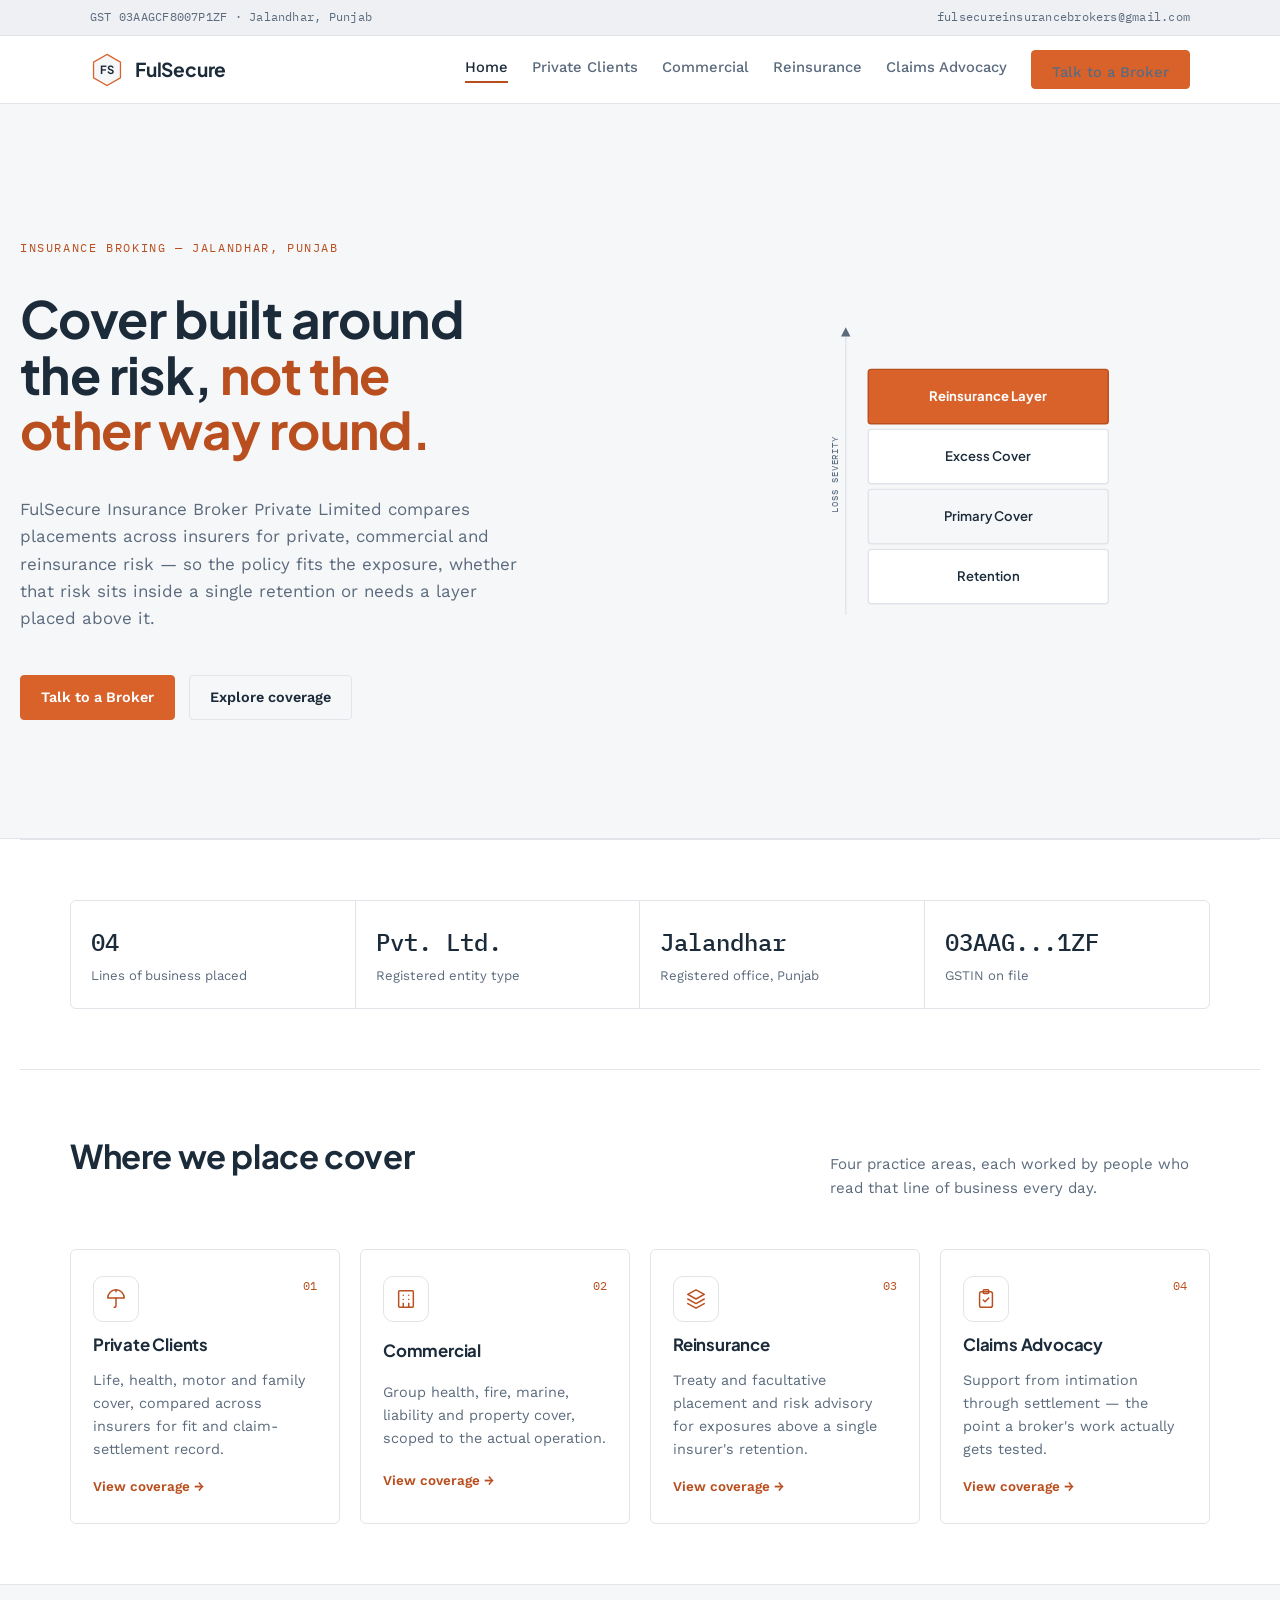
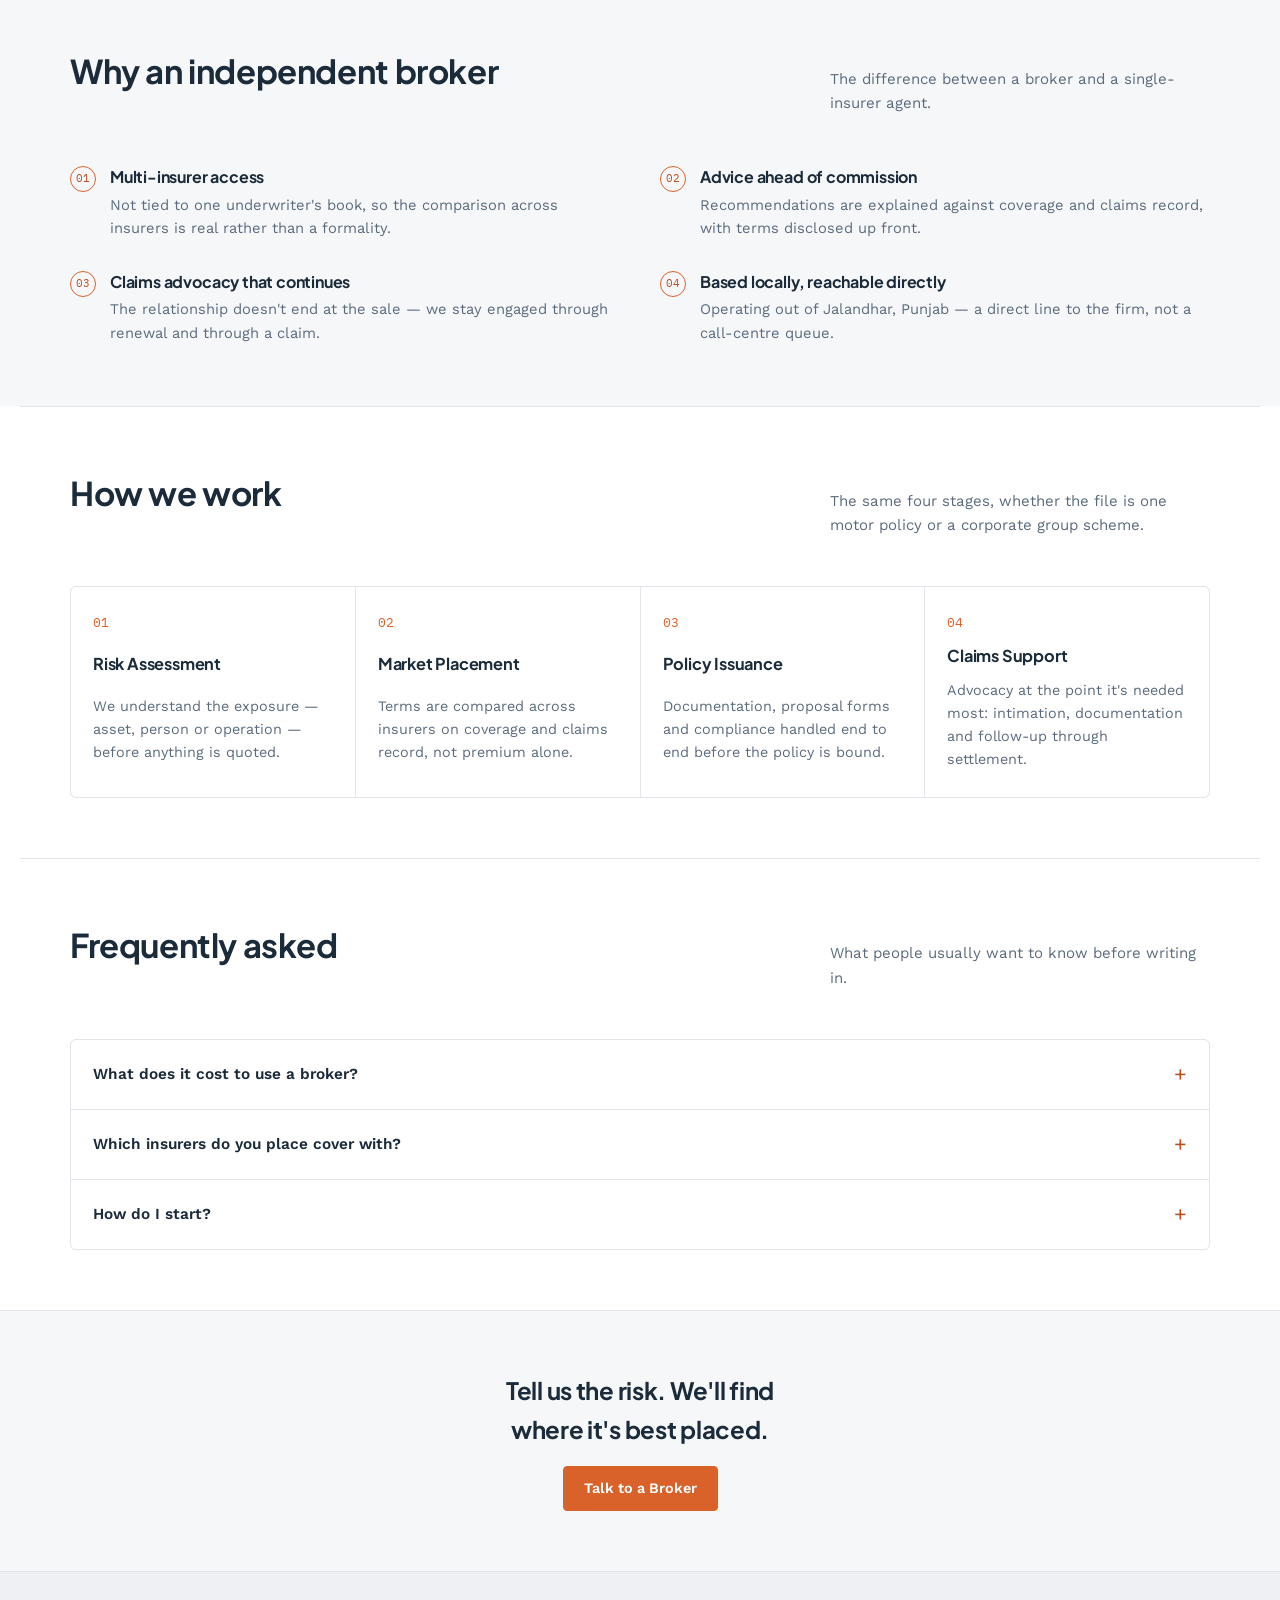
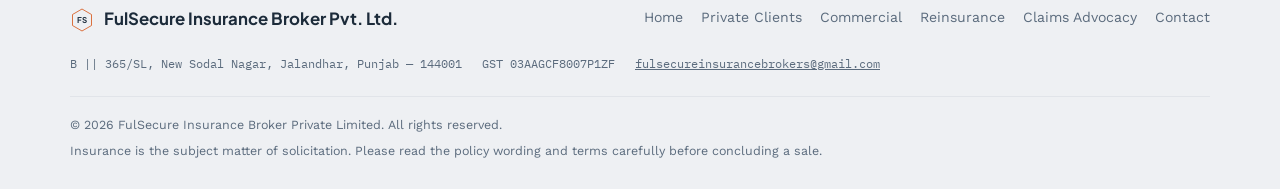
<file: index.html>
<!DOCTYPE html>
<html lang="en">
<head>
<meta charset="UTF-8">
<meta name="viewport" content="width=device-width, initial-scale=1.0">
<title>FulSecure Insurance Broker — Home</title>
<link rel="preconnect" href="https://fonts.googleapis.com">
<link rel="stylesheet" href="https://fonts.googleapis.com/css2?family=IBM+Plex+Mono:wght@500&family=Plus+Jakarta+Sans:wght@500;600;700;800&family=Work+Sans:wght@400;500;600&display=swap">
<link rel="stylesheet" href="styles.css">
</head>
<body>

<div class="stripbar">
  <div class="wrap">
    <span>GST&nbsp;03AAGCF8007P1ZF &middot; Jalandhar, Punjab</span>
    <a href="mailto:fulsecureinsurancebrokers@gmail.com">fulsecureinsurancebrokers@gmail.com</a>
  </div>
</div>

<header class="site">
  <div class="wrap">
    <a class="brand" href="index.html" aria-label="FulSecure home">
      <svg width="34" height="34" viewBox="0 0 48 48" aria-hidden="true">
        <polygon points="24,2 43,13 43,35 24,46 5,35 5,13" fill="var(--bg-raised)" stroke="var(--accent)" stroke-width="1.8"/>
        <text x="24" y="30" text-anchor="middle" font-family="Plus Jakarta Sans, sans-serif" font-weight="700" font-size="16" fill="var(--ink)">FS</text>
      </svg>
      <span class="wordmark">FulSecure</span>
    </a>
    <nav class="primary">
      <a href="index.html" aria-current="page">Home</a>
      <a href="private-clients.html">Private Clients</a>
      <a href="commercial.html">Commercial</a>
      <a href="reinsurance.html">Reinsurance</a>
      <a href="claims-advocacy.html">Claims Advocacy</a>
      <a class="btn btn-solid cta" href="contact.html">Talk to a Broker</a>
    </nav>
  </div>
</header>

<main>
  <section class="hero hero-split">
    <div class="wrap hero-inner">
      <div class="hero-copy">
        <p class="eyebrow">Insurance Broking &mdash; Jalandhar, Punjab</p>
        <h1>Cover built around the risk, <span class="hl">not the other way round.</span></h1>
        <p class="lede">FulSecure Insurance Broker Private Limited compares placements across insurers for private, commercial and reinsurance risk &mdash; so the policy fits the exposure, whether that risk sits inside a single retention or needs a layer placed above it.</p>
        <div class="ctas">
          <a class="btn btn-solid" href="contact.html">Talk to a Broker</a>
          <a class="btn btn-line" href="private-clients.html">Explore coverage</a>
        </div>
      </div>
      <div class="hero-visual">
        <svg viewBox="0 0 320 340" role="img" aria-label="Diagram of insurance structured in layers: retention, primary cover, excess cover, and a reinsurance layer on top">
          <line x1="20" y1="20" x2="20" y2="320" stroke="var(--border)" stroke-width="1.5"/>
          <polygon points="20,13 15,23 25,23" fill="var(--text-muted)"/>
          <text x="12" y="170" fill="var(--text-muted)" font-family="IBM Plex Mono, monospace" font-size="10" letter-spacing="1" text-anchor="middle" transform="rotate(-90 12 170)">LOSS SEVERITY</text>

          <rect x="44" y="250" width="256" height="58" rx="3" fill="var(--bg)" stroke="var(--border)" stroke-width="1.5"/>
          <text x="172" y="284" text-anchor="middle" font-family="Plus Jakarta Sans, sans-serif" font-weight="600" font-size="14" fill="var(--ink)">Retention</text>

          <rect x="44" y="186" width="256" height="58" rx="3" fill="var(--bg-raised)" stroke="var(--border)" stroke-width="1.5"/>
          <text x="172" y="220" text-anchor="middle" font-family="Plus Jakarta Sans, sans-serif" font-weight="600" font-size="14" fill="var(--ink)">Primary Cover</text>

          <rect x="44" y="122" width="256" height="58" rx="3" fill="var(--bg)" stroke="var(--border)" stroke-width="1.5"/>
          <text x="172" y="156" text-anchor="middle" font-family="Plus Jakarta Sans, sans-serif" font-weight="600" font-size="14" fill="var(--ink)">Excess Cover</text>

          <rect x="44" y="58" width="256" height="58" rx="3" fill="var(--accent)" stroke="var(--accent-strong)" stroke-width="1.5"/>
          <text x="172" y="92" text-anchor="middle" font-family="Plus Jakarta Sans, sans-serif" font-weight="700" font-size="14" fill="var(--on-accent)">Reinsurance Layer</text>
        </svg>
      </div>
    </div>
  </section>

  <section class="bordered">
    <div class="wrap">
      <div class="statbar">
        <div class="stat"><span class="v">04</span><span class="k">Lines of business placed</span></div>
        <div class="stat"><span class="v">Pvt. Ltd.</span><span class="k">Registered entity type</span></div>
        <div class="stat"><span class="v">Jalandhar</span><span class="k">Registered office, Punjab</span></div>
        <div class="stat"><span class="v">03AAG...1ZF</span><span class="k">GSTIN on file</span></div>
      </div>
    </div>
  </section>

  <section class="bordered">
    <div class="wrap">
      <div class="section-head">
        <h2>Where we place cover</h2>
        <p class="cap">Four practice areas, each worked by people who read that line of business every day.</p>
      </div>
      <div class="card-grid">
        <a class="svc-card" href="private-clients.html">
          <div class="row-top">
            <span class="icon-badge" aria-hidden="true">
              <svg viewBox="0 0 24 24" fill="none" stroke="currentColor" stroke-width="1.6" stroke-linecap="round" stroke-linejoin="round"><path d="M3 11a9 9 0 0 1 18 0z"/><path d="M12 11v8a2 2 0 0 1-2 2"/><line x1="12" y1="2" x2="12" y2="4"/></svg>
            </span>
            <span class="code">01</span>
          </div>
          <h3>Private Clients</h3>
          <p>Life, health, motor and family cover, compared across insurers for fit and claim-settlement record.</p>
          <span class="go">View coverage &rarr;</span>
        </a>
        <a class="svc-card" href="commercial.html">
          <div class="row-top">
            <span class="icon-badge" aria-hidden="true">
              <svg viewBox="0 0 24 24" fill="none" stroke="currentColor" stroke-width="1.6" stroke-linecap="round" stroke-linejoin="round"><rect x="4" y="3" width="16" height="18" rx="1"/><line x1="9" y1="8" x2="9" y2="8.01"/><line x1="15" y1="8" x2="15" y2="8.01"/><line x1="9" y1="12.5" x2="9" y2="12.51"/><line x1="15" y1="12.5" x2="15" y2="12.51"/><line x1="9" y1="21" x2="9" y2="16.5"/><line x1="15" y1="21" x2="15" y2="16.5"/></svg>
            </span>
            <span class="code">02</span>
          </div>
          <h3>Commercial</h3>
          <p>Group health, fire, marine, liability and property cover, scoped to the actual operation.</p>
          <span class="go">View coverage &rarr;</span>
        </a>
        <a class="svc-card" href="reinsurance.html">
          <div class="row-top">
            <span class="icon-badge" aria-hidden="true">
              <svg viewBox="0 0 24 24" fill="none" stroke="currentColor" stroke-width="1.6" stroke-linecap="round" stroke-linejoin="round"><polygon points="12 2 21 7 12 12 3 7 12 2"/><polyline points="3 12 12 17 21 12"/><polyline points="3 17 12 22 21 17"/></svg>
            </span>
            <span class="code">03</span>
          </div>
          <h3>Reinsurance</h3>
          <p>Treaty and facultative placement and risk advisory for exposures above a single insurer's retention.</p>
          <span class="go">View coverage &rarr;</span>
        </a>
        <a class="svc-card" href="claims-advocacy.html">
          <div class="row-top">
            <span class="icon-badge" aria-hidden="true">
              <svg viewBox="0 0 24 24" fill="none" stroke="currentColor" stroke-width="1.6" stroke-linecap="round" stroke-linejoin="round"><rect x="5" y="4" width="14" height="17" rx="2"/><rect x="9" y="2" width="6" height="4" rx="1"/><path d="M9 13l2 2 4-4"/></svg>
            </span>
            <span class="code">04</span>
          </div>
          <h3>Claims Advocacy</h3>
          <p>Support from intimation through settlement &mdash; the point a broker's work actually gets tested.</p>
          <span class="go">View coverage &rarr;</span>
        </a>
      </div>
    </div>
  </section>

  <section class="bordered tinted">
    <div class="wrap">
      <div class="section-head">
        <h2>Why an independent broker</h2>
        <p class="cap">The difference between a broker and a single-insurer agent.</p>
      </div>
      <div class="why-grid">
        <div class="why-item">
          <span class="mark">01</span>
          <div><h3>Multi-insurer access</h3><p>Not tied to one underwriter's book, so the comparison across insurers is real rather than a formality.</p></div>
        </div>
        <div class="why-item">
          <span class="mark">02</span>
          <div><h3>Advice ahead of commission</h3><p>Recommendations are explained against coverage and claims record, with terms disclosed up front.</p></div>
        </div>
        <div class="why-item">
          <span class="mark">03</span>
          <div><h3>Claims advocacy that continues</h3><p>The relationship doesn't end at the sale &mdash; we stay engaged through renewal and through a claim.</p></div>
        </div>
        <div class="why-item">
          <span class="mark">04</span>
          <div><h3>Based locally, reachable directly</h3><p>Operating out of Jalandhar, Punjab &mdash; a direct line to the firm, not a call-centre queue.</p></div>
        </div>
      </div>
    </div>
  </section>

  <section class="bordered">
    <div class="wrap">
      <div class="section-head">
        <h2>How we work</h2>
        <p class="cap">The same four stages, whether the file is one motor policy or a corporate group scheme.</p>
      </div>
      <div class="process">
        <div class="step"><span class="n">01</span><h3>Risk Assessment</h3><p>We understand the exposure &mdash; asset, person or operation &mdash; before anything is quoted.</p></div>
        <div class="step"><span class="n">02</span><h3>Market Placement</h3><p>Terms are compared across insurers on coverage and claims record, not premium alone.</p></div>
        <div class="step"><span class="n">03</span><h3>Policy Issuance</h3><p>Documentation, proposal forms and compliance handled end to end before the policy is bound.</p></div>
        <div class="step"><span class="n">04</span><h3>Claims Support</h3><p>Advocacy at the point it's needed most: intimation, documentation and follow-up through settlement.</p></div>
      </div>
    </div>
  </section>

  <section class="bordered">
    <div class="wrap">
      <div class="section-head">
        <h2>Frequently asked</h2>
        <p class="cap">What people usually want to know before writing in.</p>
      </div>
      <div class="faq">
        <details>
          <summary>What does it cost to use a broker?</summary>
          <p class="a">Nothing extra on top of the premium. A broker's remuneration comes from the insurer as part of the premium you'd pay regardless of how you bought the policy &mdash; comparing options across insurers doesn't add a separate fee for you.</p>
        </details>
        <details>
          <summary>Which insurers do you place cover with?</summary>
          <p class="a">We work across India's general and life insurers based on fit for the specific risk. The right carrier for a motor fleet isn't necessarily the right one for a family health plan, so we confirm options once we understand what's being insured.</p>
        </details>
        <details>
          <summary>How do I start?</summary>
          <p class="a">Write in through the contact page with what you're looking to insure. We'll come back with a short set of questions to size the risk, then placement options &mdash; not a single pre-packaged quote.</p>
        </details>
      </div>
    </div>
  </section>

  <section class="bordered tinted">
    <div class="wrap" style="text-align:center; display:grid; gap:18px; justify-items:center;">
      <h2 style="max-width:26ch;">Tell us the risk. We'll find where it's best placed.</h2>
      <a class="btn btn-solid" href="contact.html">Talk to a Broker</a>
    </div>
  </section>
</main>

<footer>
  <div class="wrap">
    <div class="f-top">
      <div class="f-brand">
        <svg width="24" height="24" viewBox="0 0 48 48" aria-hidden="true">
          <polygon points="24,2 43,13 43,35 24,46 5,35 5,13" fill="none" stroke="var(--accent)" stroke-width="1.8"/>
          <text x="24" y="30" text-anchor="middle" font-family="Plus Jakarta Sans, sans-serif" font-weight="700" font-size="16" fill="var(--ink)">FS</text>
        </svg>
        <span class="wordmark">FulSecure Insurance Broker Pvt. Ltd.</span>
      </div>
      <nav class="f-nav">
        <a href="index.html">Home</a>
        <a href="private-clients.html">Private Clients</a>
        <a href="commercial.html">Commercial</a>
        <a href="reinsurance.html">Reinsurance</a>
        <a href="claims-advocacy.html">Claims Advocacy</a>
        <a href="contact.html">Contact</a>
      </nav>
    </div>
    <div class="f-meta">
      <span>B || 365/SL, New Sodal Nagar, Jalandhar, Punjab &mdash; 144001</span>
      <span>GST 03AAGCF8007P1ZF</span>
      <a href="mailto:fulsecureinsurancebrokers@gmail.com">fulsecureinsurancebrokers@gmail.com</a>
    </div>
    <div class="f-legal">
      <span>&copy; 2026 FulSecure Insurance Broker Private Limited. All rights reserved.</span>
      <span>Insurance is the subject matter of solicitation. Please read the policy wording and terms carefully before concluding a sale.</span>
    </div>
  </div>
</footer>

</body>
</html>
</file>
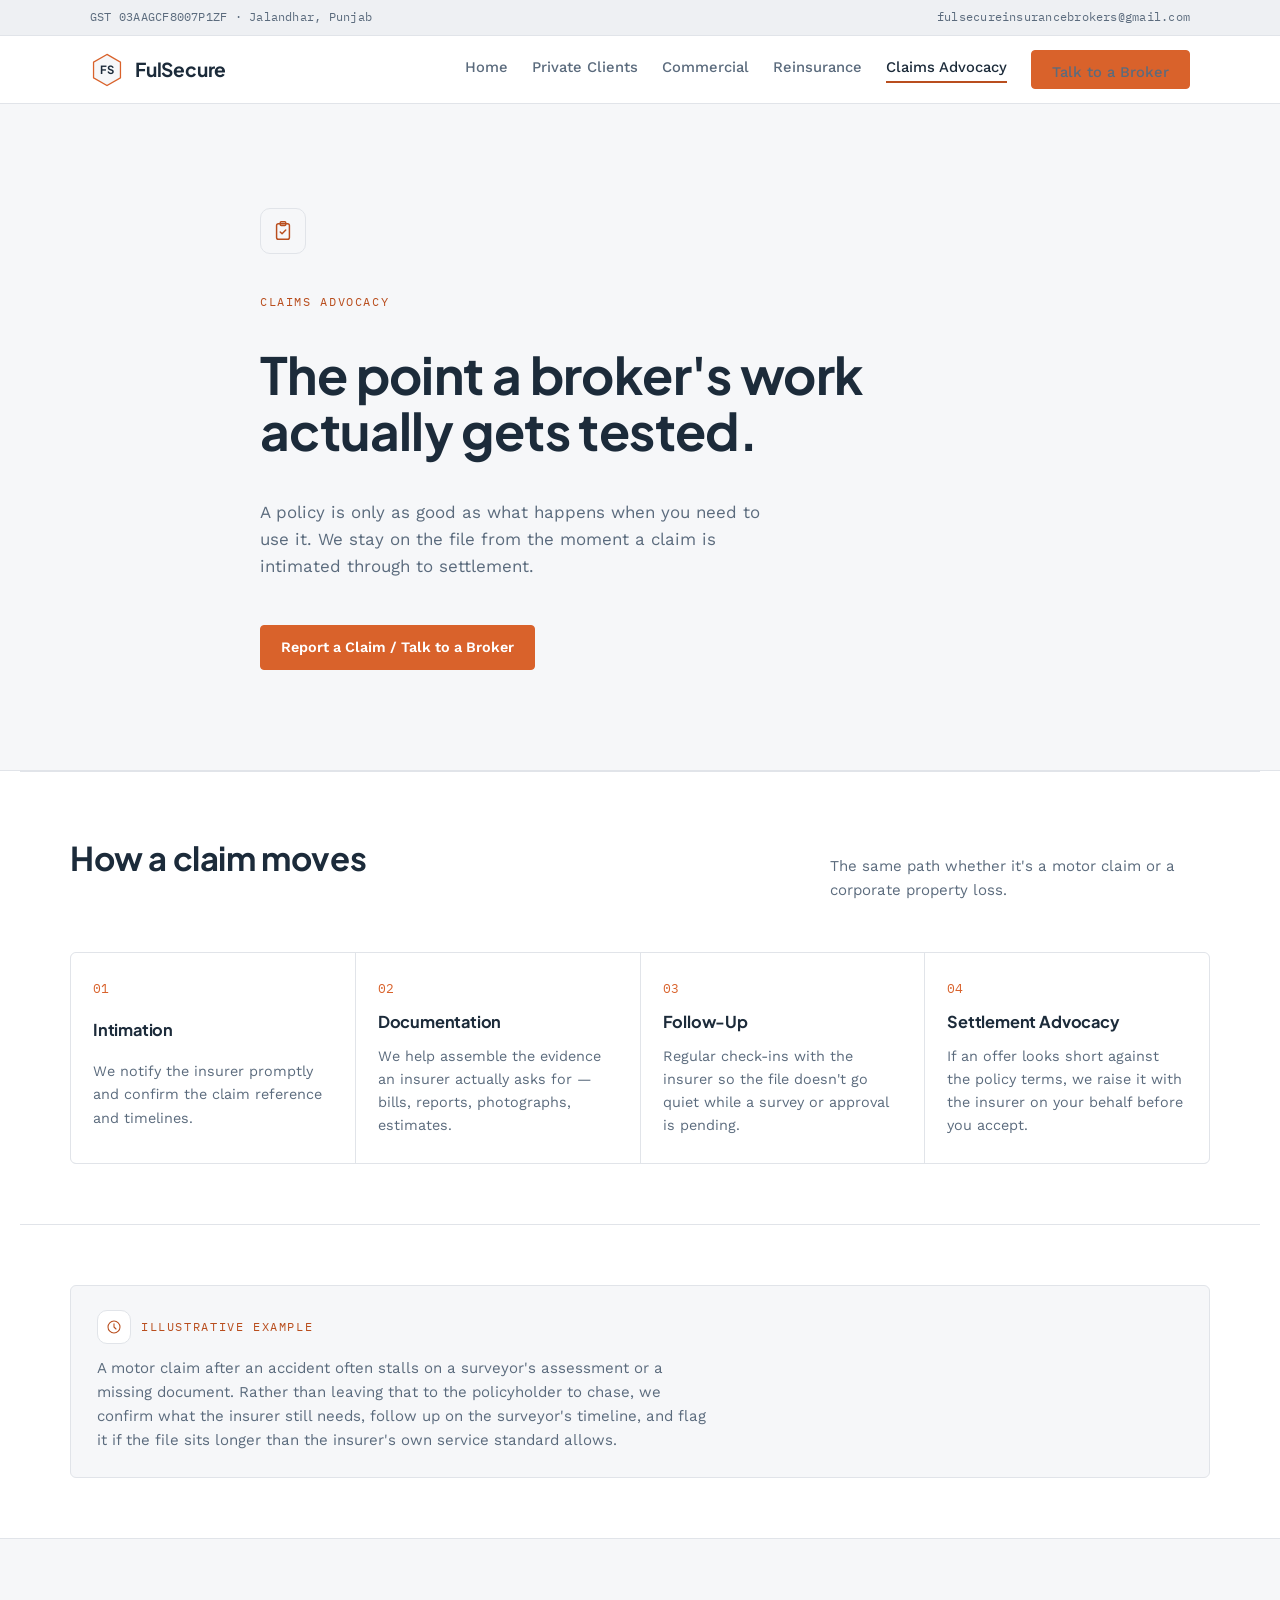
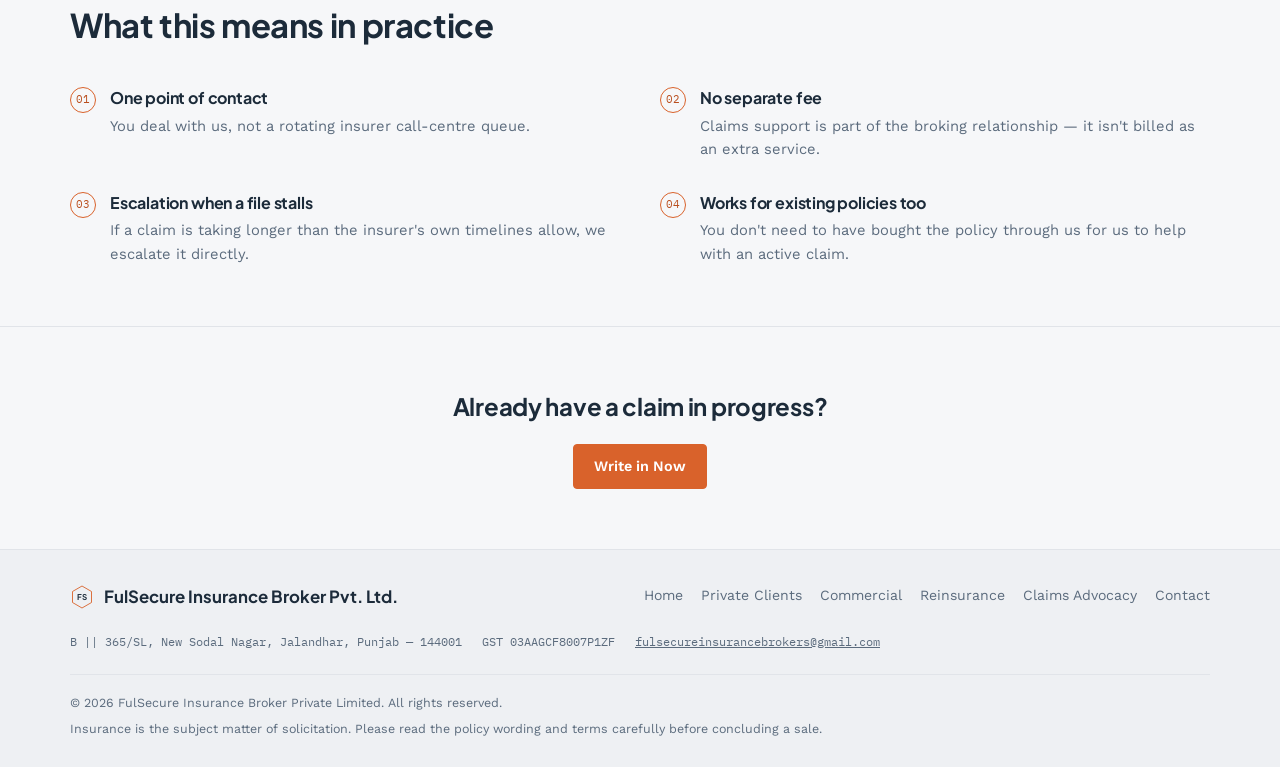
<file: claims-advocacy.html>
<!DOCTYPE html>
<html lang="en">
<head>
<meta charset="UTF-8">
<meta name="viewport" content="width=device-width, initial-scale=1.0">
<title>Claims Advocacy — FulSecure Insurance Broker</title>
<link rel="preconnect" href="https://fonts.googleapis.com">
<link rel="stylesheet" href="https://fonts.googleapis.com/css2?family=IBM+Plex+Mono:wght@500&family=Plus+Jakarta+Sans:wght@500;600;700;800&family=Work+Sans:wght@400;500;600&display=swap">
<link rel="stylesheet" href="styles.css">
</head>
<body>

<div class="stripbar">
  <div class="wrap">
    <span>GST&nbsp;03AAGCF8007P1ZF &middot; Jalandhar, Punjab</span>
    <a href="mailto:fulsecureinsurancebrokers@gmail.com">fulsecureinsurancebrokers@gmail.com</a>
  </div>
</div>

<header class="site">
  <div class="wrap">
    <a class="brand" href="index.html" aria-label="FulSecure home">
      <svg width="34" height="34" viewBox="0 0 48 48" aria-hidden="true">
        <polygon points="24,2 43,13 43,35 24,46 5,35 5,13" fill="var(--bg-raised)" stroke="var(--accent)" stroke-width="1.8"/>
        <text x="24" y="30" text-anchor="middle" font-family="Plus Jakarta Sans, sans-serif" font-weight="700" font-size="16" fill="var(--ink)">FS</text>
      </svg>
      <span class="wordmark">FulSecure</span>
    </a>
    <nav class="primary">
      <a href="index.html">Home</a>
      <a href="private-clients.html">Private Clients</a>
      <a href="commercial.html">Commercial</a>
      <a href="reinsurance.html">Reinsurance</a>
      <a href="claims-advocacy.html" aria-current="page">Claims Advocacy</a>
      <a class="btn btn-solid cta" href="contact.html">Talk to a Broker</a>
    </nav>
  </div>
</header>

<main>
  <section class="hero compact">
    <div class="wrap hero-inner">
      <span class="icon-badge" aria-hidden="true" style="margin-bottom:4px;">
        <svg viewBox="0 0 24 24" fill="none" stroke="currentColor" stroke-width="1.6" stroke-linecap="round" stroke-linejoin="round"><rect x="5" y="4" width="14" height="17" rx="2"/><rect x="9" y="2" width="6" height="4" rx="1"/><path d="M9 13l2 2 4-4"/></svg>
      </span>
      <p class="eyebrow">Claims Advocacy</p>
      <h1>The point a broker's work actually gets tested.</h1>
      <p class="lede">A policy is only as good as what happens when you need to use it. We stay on the file from the moment a claim is intimated through to settlement.</p>
      <div class="ctas">
        <a class="btn btn-solid" href="contact.html">Report a Claim / Talk to a Broker</a>
      </div>
    </div>
  </section>

  <section class="bordered">
    <div class="wrap">
      <div class="section-head">
        <h2>How a claim moves</h2>
        <p class="cap">The same path whether it's a motor claim or a corporate property loss.</p>
      </div>
      <div class="process">
        <div class="step"><span class="n">01</span><h3>Intimation</h3><p>We notify the insurer promptly and confirm the claim reference and timelines.</p></div>
        <div class="step"><span class="n">02</span><h3>Documentation</h3><p>We help assemble the evidence an insurer actually asks for &mdash; bills, reports, photographs, estimates.</p></div>
        <div class="step"><span class="n">03</span><h3>Follow-Up</h3><p>Regular check-ins with the insurer so the file doesn't go quiet while a survey or approval is pending.</p></div>
        <div class="step"><span class="n">04</span><h3>Settlement Advocacy</h3><p>If an offer looks short against the policy terms, we raise it with the insurer on your behalf before you accept.</p></div>
      </div>
    </div>
  </section>

  <section class="bordered">
    <div class="wrap">
      <div class="example-box">
        <div class="tag">
          <span class="icon-badge" aria-hidden="true" style="width:34px; height:34px;">
            <svg viewBox="0 0 24 24" fill="none" stroke="currentColor" stroke-width="1.6" stroke-linecap="round" stroke-linejoin="round" style="width:16px; height:16px;"><circle cx="12" cy="12" r="9"/><path d="M12 7v5l3 3"/></svg>
          </span>
          <span class="eyebrow">Illustrative example</span>
        </div>
        <p>A motor claim after an accident often stalls on a surveyor's assessment or a missing document. Rather than leaving that to the policyholder to chase, we confirm what the insurer still needs, follow up on the surveyor's timeline, and flag it if the file sits longer than the insurer's own service standard allows.</p>
      </div>
    </div>
  </section>

  <section class="bordered tinted">
    <div class="wrap">
      <div class="section-head">
        <h2>What this means in practice</h2>
      </div>
      <div class="why-grid">
        <div class="why-item"><span class="mark">01</span><div><h3>One point of contact</h3><p>You deal with us, not a rotating insurer call-centre queue.</p></div></div>
        <div class="why-item"><span class="mark">02</span><div><h3>No separate fee</h3><p>Claims support is part of the broking relationship &mdash; it isn't billed as an extra service.</p></div></div>
        <div class="why-item"><span class="mark">03</span><div><h3>Escalation when a file stalls</h3><p>If a claim is taking longer than the insurer's own timelines allow, we escalate it directly.</p></div></div>
        <div class="why-item"><span class="mark">04</span><div><h3>Works for existing policies too</h3><p>You don't need to have bought the policy through us for us to help with an active claim.</p></div></div>
      </div>
    </div>
  </section>

  <section class="bordered tinted">
    <div class="wrap" style="text-align:center; display:grid; gap:18px; justify-items:center;">
      <h2 style="max-width:26ch;">Already have a claim in progress?</h2>
      <a class="btn btn-solid" href="contact.html">Write in Now</a>
    </div>
  </section>
</main>

<footer>
  <div class="wrap">
    <div class="f-top">
      <div class="f-brand">
        <svg width="24" height="24" viewBox="0 0 48 48" aria-hidden="true">
          <polygon points="24,2 43,13 43,35 24,46 5,35 5,13" fill="none" stroke="var(--accent)" stroke-width="1.8"/>
          <text x="24" y="30" text-anchor="middle" font-family="Plus Jakarta Sans, sans-serif" font-weight="700" font-size="16" fill="var(--ink)">FS</text>
        </svg>
        <span class="wordmark">FulSecure Insurance Broker Pvt. Ltd.</span>
      </div>
      <nav class="f-nav">
        <a href="index.html">Home</a>
        <a href="private-clients.html">Private Clients</a>
        <a href="commercial.html">Commercial</a>
        <a href="reinsurance.html">Reinsurance</a>
        <a href="claims-advocacy.html">Claims Advocacy</a>
        <a href="contact.html">Contact</a>
      </nav>
    </div>
    <div class="f-meta">
      <span>B || 365/SL, New Sodal Nagar, Jalandhar, Punjab &mdash; 144001</span>
      <span>GST 03AAGCF8007P1ZF</span>
      <a href="mailto:fulsecureinsurancebrokers@gmail.com">fulsecureinsurancebrokers@gmail.com</a>
    </div>
    <div class="f-legal">
      <span>&copy; 2026 FulSecure Insurance Broker Private Limited. All rights reserved.</span>
      <span>Insurance is the subject matter of solicitation. Please read the policy wording and terms carefully before concluding a sale.</span>
    </div>
  </div>
</footer>

</body>
</html>
</file>
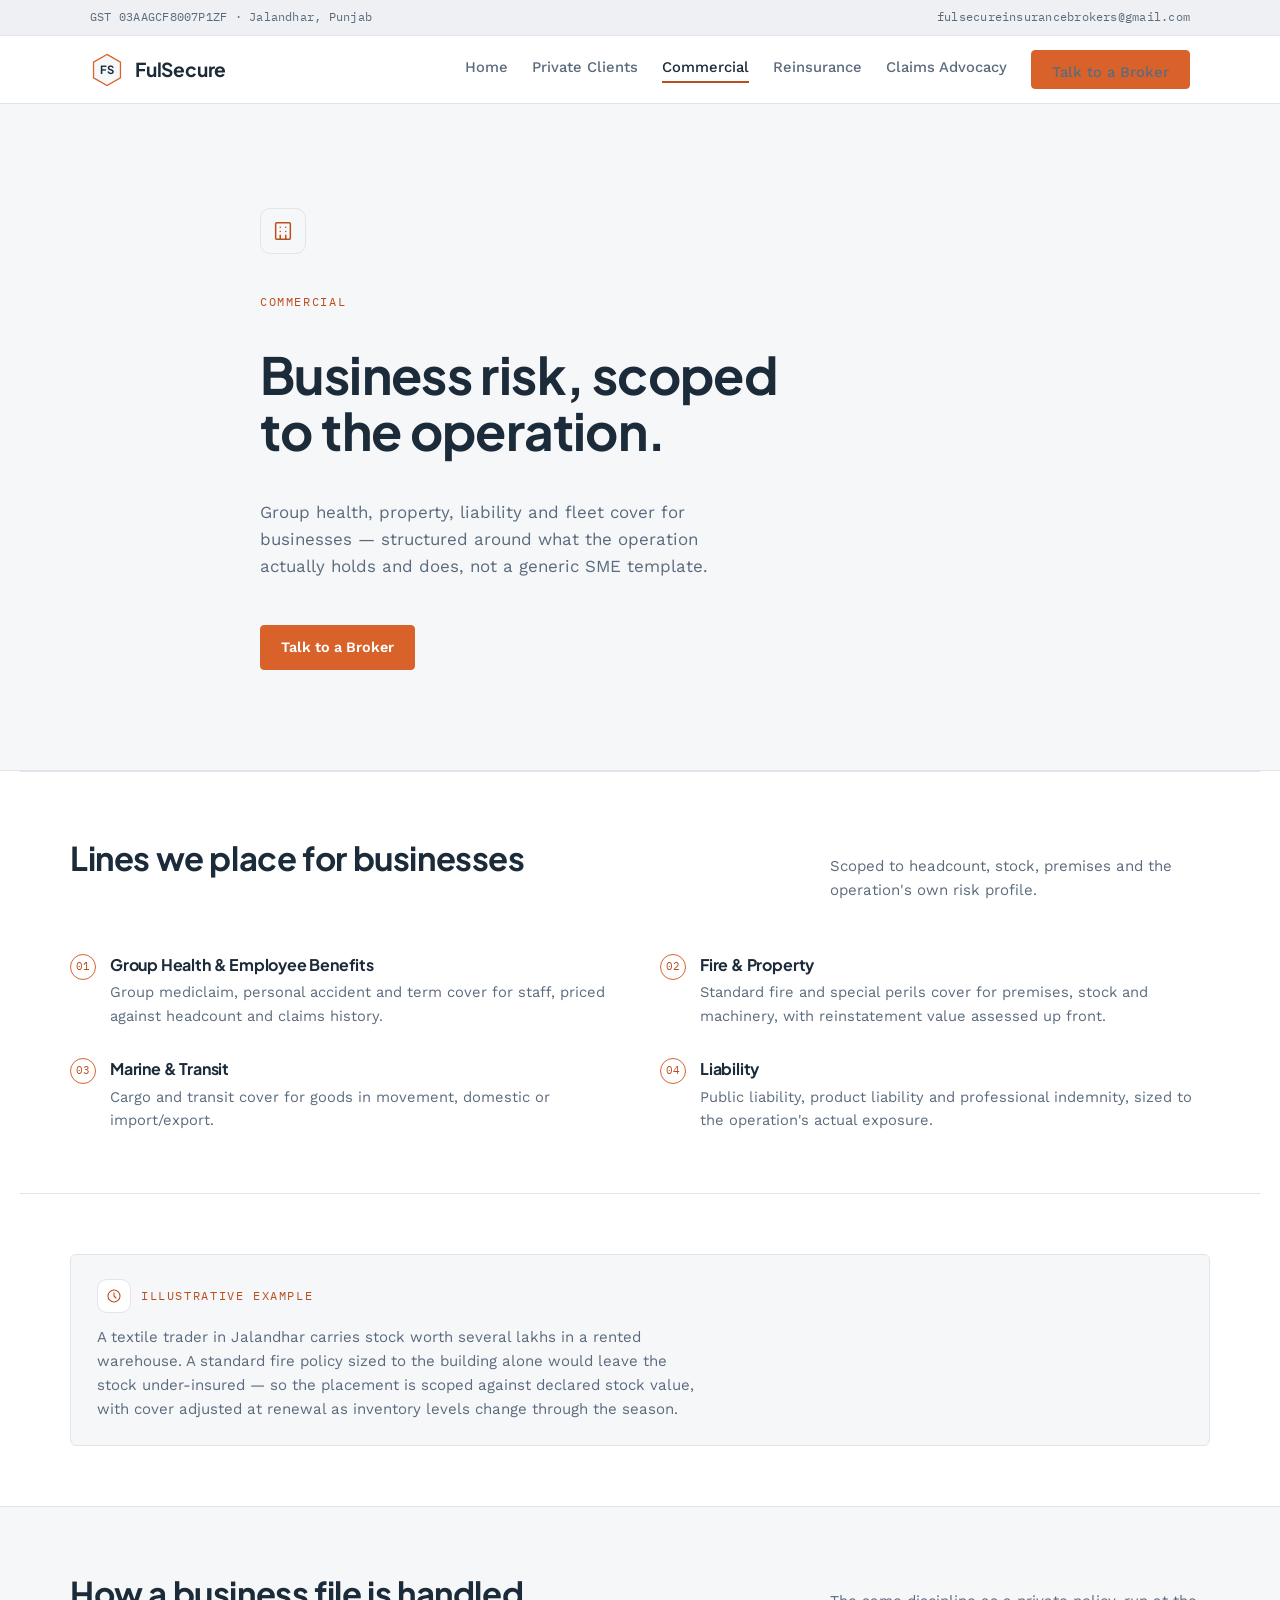
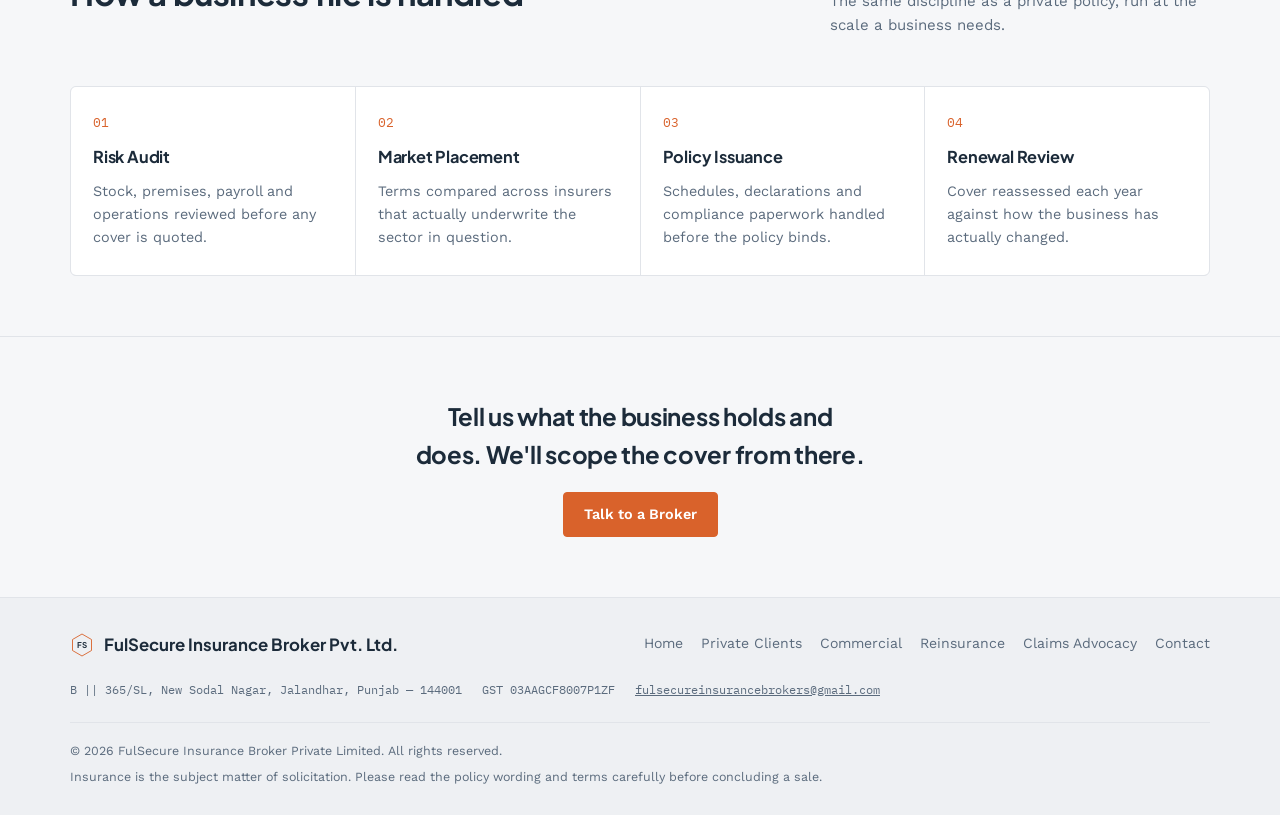
<file: commercial.html>
<!DOCTYPE html>
<html lang="en">
<head>
<meta charset="UTF-8">
<meta name="viewport" content="width=device-width, initial-scale=1.0">
<title>Commercial — FulSecure Insurance Broker</title>
<link rel="preconnect" href="https://fonts.googleapis.com">
<link rel="stylesheet" href="https://fonts.googleapis.com/css2?family=IBM+Plex+Mono:wght@500&family=Plus+Jakarta+Sans:wght@500;600;700;800&family=Work+Sans:wght@400;500;600&display=swap">
<link rel="stylesheet" href="styles.css">
</head>
<body>

<div class="stripbar">
  <div class="wrap">
    <span>GST&nbsp;03AAGCF8007P1ZF &middot; Jalandhar, Punjab</span>
    <a href="mailto:fulsecureinsurancebrokers@gmail.com">fulsecureinsurancebrokers@gmail.com</a>
  </div>
</div>

<header class="site">
  <div class="wrap">
    <a class="brand" href="index.html" aria-label="FulSecure home">
      <svg width="34" height="34" viewBox="0 0 48 48" aria-hidden="true">
        <polygon points="24,2 43,13 43,35 24,46 5,35 5,13" fill="var(--bg-raised)" stroke="var(--accent)" stroke-width="1.8"/>
        <text x="24" y="30" text-anchor="middle" font-family="Plus Jakarta Sans, sans-serif" font-weight="700" font-size="16" fill="var(--ink)">FS</text>
      </svg>
      <span class="wordmark">FulSecure</span>
    </a>
    <nav class="primary">
      <a href="index.html">Home</a>
      <a href="private-clients.html">Private Clients</a>
      <a href="commercial.html" aria-current="page">Commercial</a>
      <a href="reinsurance.html">Reinsurance</a>
      <a href="claims-advocacy.html">Claims Advocacy</a>
      <a class="btn btn-solid cta" href="contact.html">Talk to a Broker</a>
    </nav>
  </div>
</header>

<main>
  <section class="hero compact">
    <div class="wrap hero-inner">
      <span class="icon-badge" aria-hidden="true" style="margin-bottom:4px;">
        <svg viewBox="0 0 24 24" fill="none" stroke="currentColor" stroke-width="1.6" stroke-linecap="round" stroke-linejoin="round"><rect x="4" y="3" width="16" height="18" rx="1"/><line x1="9" y1="8" x2="9" y2="8.01"/><line x1="15" y1="8" x2="15" y2="8.01"/><line x1="9" y1="12.5" x2="9" y2="12.51"/><line x1="15" y1="12.5" x2="15" y2="12.51"/><line x1="9" y1="21" x2="9" y2="16.5"/><line x1="15" y1="21" x2="15" y2="16.5"/></svg>
      </span>
      <p class="eyebrow">Commercial</p>
      <h1>Business risk, scoped to the operation.</h1>
      <p class="lede">Group health, property, liability and fleet cover for businesses &mdash; structured around what the operation actually holds and does, not a generic SME template.</p>
      <div class="ctas">
        <a class="btn btn-solid" href="contact.html">Talk to a Broker</a>
      </div>
    </div>
  </section>

  <section class="bordered">
    <div class="wrap">
      <div class="section-head">
        <h2>Lines we place for businesses</h2>
        <p class="cap">Scoped to headcount, stock, premises and the operation's own risk profile.</p>
      </div>
      <div class="why-grid">
        <div class="why-item"><span class="mark">01</span><div><h3>Group Health &amp; Employee Benefits</h3><p>Group mediclaim, personal accident and term cover for staff, priced against headcount and claims history.</p></div></div>
        <div class="why-item"><span class="mark">02</span><div><h3>Fire &amp; Property</h3><p>Standard fire and special perils cover for premises, stock and machinery, with reinstatement value assessed up front.</p></div></div>
        <div class="why-item"><span class="mark">03</span><div><h3>Marine &amp; Transit</h3><p>Cargo and transit cover for goods in movement, domestic or import/export.</p></div></div>
        <div class="why-item"><span class="mark">04</span><div><h3>Liability</h3><p>Public liability, product liability and professional indemnity, sized to the operation's actual exposure.</p></div></div>
      </div>
    </div>
  </section>

  <section class="bordered">
    <div class="wrap">
      <div class="example-box">
        <div class="tag">
          <span class="icon-badge" aria-hidden="true" style="width:34px; height:34px;">
            <svg viewBox="0 0 24 24" fill="none" stroke="currentColor" stroke-width="1.6" stroke-linecap="round" stroke-linejoin="round" style="width:16px; height:16px;"><circle cx="12" cy="12" r="9"/><path d="M12 7v5l3 3"/></svg>
          </span>
          <span class="eyebrow">Illustrative example</span>
        </div>
        <p>A textile trader in Jalandhar carries stock worth several lakhs in a rented warehouse. A standard fire policy sized to the building alone would leave the stock under-insured &mdash; so the placement is scoped against declared stock value, with cover adjusted at renewal as inventory levels change through the season.</p>
      </div>
    </div>
  </section>

  <section class="bordered tinted">
    <div class="wrap">
      <div class="section-head">
        <h2>How a business file is handled</h2>
        <p class="cap">The same discipline as a private policy, run at the scale a business needs.</p>
      </div>
      <div class="process">
        <div class="step"><span class="n">01</span><h3>Risk Audit</h3><p>Stock, premises, payroll and operations reviewed before any cover is quoted.</p></div>
        <div class="step"><span class="n">02</span><h3>Market Placement</h3><p>Terms compared across insurers that actually underwrite the sector in question.</p></div>
        <div class="step"><span class="n">03</span><h3>Policy Issuance</h3><p>Schedules, declarations and compliance paperwork handled before the policy binds.</p></div>
        <div class="step"><span class="n">04</span><h3>Renewal Review</h3><p>Cover reassessed each year against how the business has actually changed.</p></div>
      </div>
    </div>
  </section>

  <section class="bordered tinted">
    <div class="wrap" style="text-align:center; display:grid; gap:18px; justify-items:center;">
      <h2 style="max-width:28ch;">Tell us what the business holds and does. We'll scope the cover from there.</h2>
      <a class="btn btn-solid" href="contact.html">Talk to a Broker</a>
    </div>
  </section>
</main>

<footer>
  <div class="wrap">
    <div class="f-top">
      <div class="f-brand">
        <svg width="24" height="24" viewBox="0 0 48 48" aria-hidden="true">
          <polygon points="24,2 43,13 43,35 24,46 5,35 5,13" fill="none" stroke="var(--accent)" stroke-width="1.8"/>
          <text x="24" y="30" text-anchor="middle" font-family="Plus Jakarta Sans, sans-serif" font-weight="700" font-size="16" fill="var(--ink)">FS</text>
        </svg>
        <span class="wordmark">FulSecure Insurance Broker Pvt. Ltd.</span>
      </div>
      <nav class="f-nav">
        <a href="index.html">Home</a>
        <a href="private-clients.html">Private Clients</a>
        <a href="commercial.html">Commercial</a>
        <a href="reinsurance.html">Reinsurance</a>
        <a href="claims-advocacy.html">Claims Advocacy</a>
        <a href="contact.html">Contact</a>
      </nav>
    </div>
    <div class="f-meta">
      <span>B || 365/SL, New Sodal Nagar, Jalandhar, Punjab &mdash; 144001</span>
      <span>GST 03AAGCF8007P1ZF</span>
      <a href="mailto:fulsecureinsurancebrokers@gmail.com">fulsecureinsurancebrokers@gmail.com</a>
    </div>
    <div class="f-legal">
      <span>&copy; 2026 FulSecure Insurance Broker Private Limited. All rights reserved.</span>
      <span>Insurance is the subject matter of solicitation. Please read the policy wording and terms carefully before concluding a sale.</span>
    </div>
  </div>
</footer>

</body>
</html>
</file>
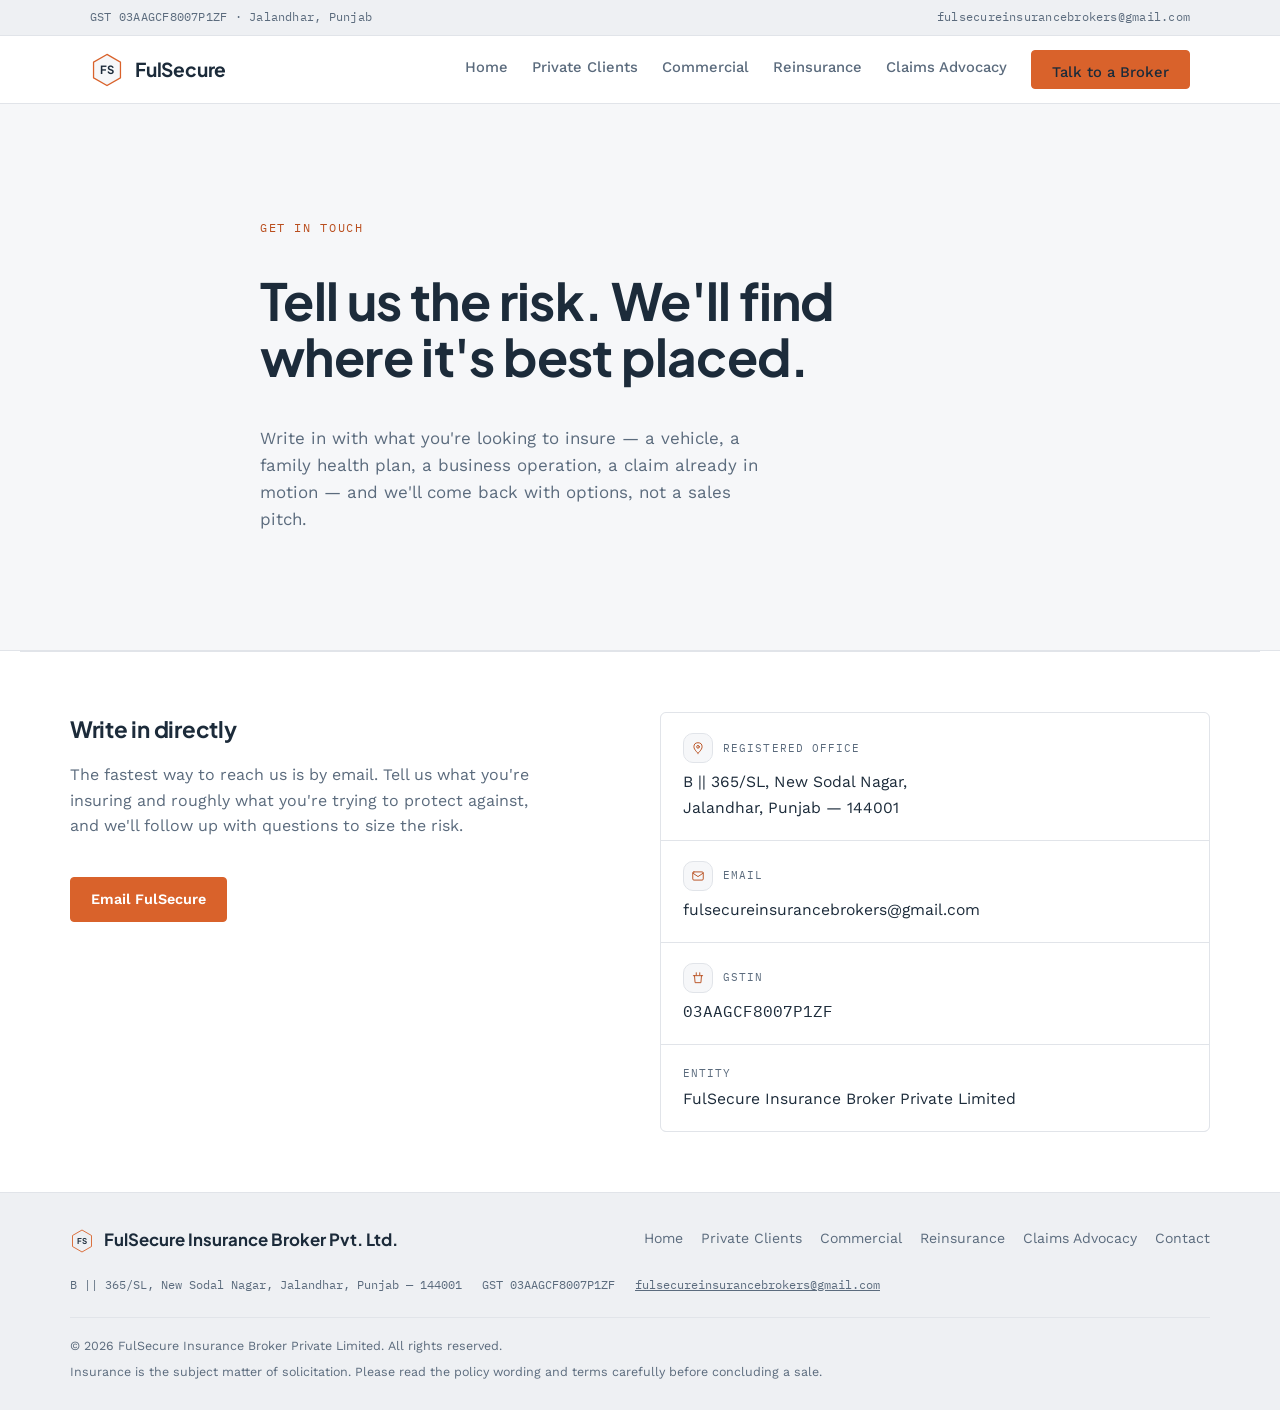
<file: contact.html>
<!DOCTYPE html>
<html lang="en">
<head>
<meta charset="UTF-8">
<meta name="viewport" content="width=device-width, initial-scale=1.0">
<title>Contact — FulSecure Insurance Broker</title>
<link rel="preconnect" href="https://fonts.googleapis.com">
<link rel="stylesheet" href="https://fonts.googleapis.com/css2?family=IBM+Plex+Mono:wght@500&family=Plus+Jakarta+Sans:wght@500;600;700;800&family=Work+Sans:wght@400;500;600&display=swap">
<link rel="stylesheet" href="styles.css">
</head>
<body>

<div class="stripbar">
  <div class="wrap">
    <span>GST&nbsp;03AAGCF8007P1ZF &middot; Jalandhar, Punjab</span>
    <a href="mailto:fulsecureinsurancebrokers@gmail.com">fulsecureinsurancebrokers@gmail.com</a>
  </div>
</div>

<header class="site">
  <div class="wrap">
    <a class="brand" href="index.html" aria-label="FulSecure home">
      <svg width="34" height="34" viewBox="0 0 48 48" aria-hidden="true">
        <polygon points="24,2 43,13 43,35 24,46 5,35 5,13" fill="var(--bg-raised)" stroke="var(--accent)" stroke-width="1.8"/>
        <text x="24" y="30" text-anchor="middle" font-family="Plus Jakarta Sans, sans-serif" font-weight="700" font-size="16" fill="var(--ink)">FS</text>
      </svg>
      <span class="wordmark">FulSecure</span>
    </a>
    <nav class="primary">
      <a href="index.html">Home</a>
      <a href="private-clients.html">Private Clients</a>
      <a href="commercial.html">Commercial</a>
      <a href="reinsurance.html">Reinsurance</a>
      <a href="claims-advocacy.html">Claims Advocacy</a>
      <a class="btn btn-solid cta" href="contact.html" aria-current="page">Talk to a Broker</a>
    </nav>
  </div>
</header>

<main>
  <section class="hero compact">
    <div class="wrap hero-inner">
      <p class="eyebrow">Get in Touch</p>
      <h1>Tell us the risk. We'll find where it's best placed.</h1>
      <p class="lede">Write in with what you're looking to insure &mdash; a vehicle, a family health plan, a business operation, a claim already in motion &mdash; and we'll come back with options, not a sales pitch.</p>
    </div>
  </section>

  <section class="bordered">
    <div class="wrap contact-layout">
      <div>
        <h2 style="font-size:1.4rem;">Write in directly</h2>
        <p style="margin-top:14px; color:var(--text-muted); max-width:46ch;">The fastest way to reach us is by email. Tell us what you're insuring and roughly what you're trying to protect against, and we'll follow up with questions to size the risk.</p>
        <a class="btn btn-solid" style="margin-top:22px;" href="mailto:fulsecureinsurancebrokers@gmail.com?subject=Insurance%20enquiry">Email FulSecure</a>
      </div>
      <div class="contact-cards">
        <div class="card">
          <div class="tag" style="margin-bottom:2px;">
            <span class="icon-badge" aria-hidden="true" style="width:30px; height:30px;">
              <svg viewBox="0 0 24 24" fill="none" stroke="currentColor" stroke-width="1.6" stroke-linecap="round" stroke-linejoin="round" style="width:14px; height:14px;"><path d="M12 21s-7-6.2-7-11a7 7 0 0 1 14 0c0 4.8-7 11-7 11z"/><circle cx="12" cy="10" r="2.3"/></svg>
            </span>
            <span class="label">Registered Office</span>
          </div>
          <span class="value">B || 365/SL, New Sodal Nagar,<br>Jalandhar, Punjab &mdash; 144001</span>
        </div>
        <div class="card">
          <div class="tag" style="margin-bottom:2px;">
            <span class="icon-badge" aria-hidden="true" style="width:30px; height:30px;">
              <svg viewBox="0 0 24 24" fill="none" stroke="currentColor" stroke-width="1.6" stroke-linecap="round" stroke-linejoin="round" style="width:14px; height:14px;"><rect x="3" y="5" width="18" height="14" rx="2"/><path d="M3 7l9 6 9-6"/></svg>
            </span>
            <span class="label">Email</span>
          </div>
          <a class="value" href="mailto:fulsecureinsurancebrokers@gmail.com">fulsecureinsurancebrokers@gmail.com</a>
        </div>
        <div class="card">
          <div class="tag" style="margin-bottom:2px;">
            <span class="icon-badge" aria-hidden="true" style="width:30px; height:30px;">
              <svg viewBox="0 0 24 24" fill="none" stroke="currentColor" stroke-width="1.6" stroke-linecap="round" stroke-linejoin="round" style="width:14px; height:14px;"><path d="M9 3v4M15 3v4M4 8h16M6 8l1 12h10l1-12"/></svg>
            </span>
            <span class="label">GSTIN</span>
          </div>
          <span class="value" style="font-family:'IBM Plex Mono', monospace;">03AAGCF8007P1ZF</span>
        </div>
        <div class="card">
          <span class="label">Entity</span>
          <span class="value">FulSecure Insurance Broker Private Limited</span>
        </div>
      </div>
    </div>
  </section>
</main>

<footer>
  <div class="wrap">
    <div class="f-top">
      <div class="f-brand">
        <svg width="24" height="24" viewBox="0 0 48 48" aria-hidden="true">
          <polygon points="24,2 43,13 43,35 24,46 5,35 5,13" fill="none" stroke="var(--accent)" stroke-width="1.8"/>
          <text x="24" y="30" text-anchor="middle" font-family="Plus Jakarta Sans, sans-serif" font-weight="700" font-size="16" fill="var(--ink)">FS</text>
        </svg>
        <span class="wordmark">FulSecure Insurance Broker Pvt. Ltd.</span>
      </div>
      <nav class="f-nav">
        <a href="index.html">Home</a>
        <a href="private-clients.html">Private Clients</a>
        <a href="commercial.html">Commercial</a>
        <a href="reinsurance.html">Reinsurance</a>
        <a href="claims-advocacy.html">Claims Advocacy</a>
        <a href="contact.html">Contact</a>
      </nav>
    </div>
    <div class="f-meta">
      <span>B || 365/SL, New Sodal Nagar, Jalandhar, Punjab &mdash; 144001</span>
      <span>GST 03AAGCF8007P1ZF</span>
      <a href="mailto:fulsecureinsurancebrokers@gmail.com">fulsecureinsurancebrokers@gmail.com</a>
    </div>
    <div class="f-legal">
      <span>&copy; 2026 FulSecure Insurance Broker Private Limited. All rights reserved.</span>
      <span>Insurance is the subject matter of solicitation. Please read the policy wording and terms carefully before concluding a sale.</span>
    </div>
  </div>
</footer>

</body>
</html>
</file>
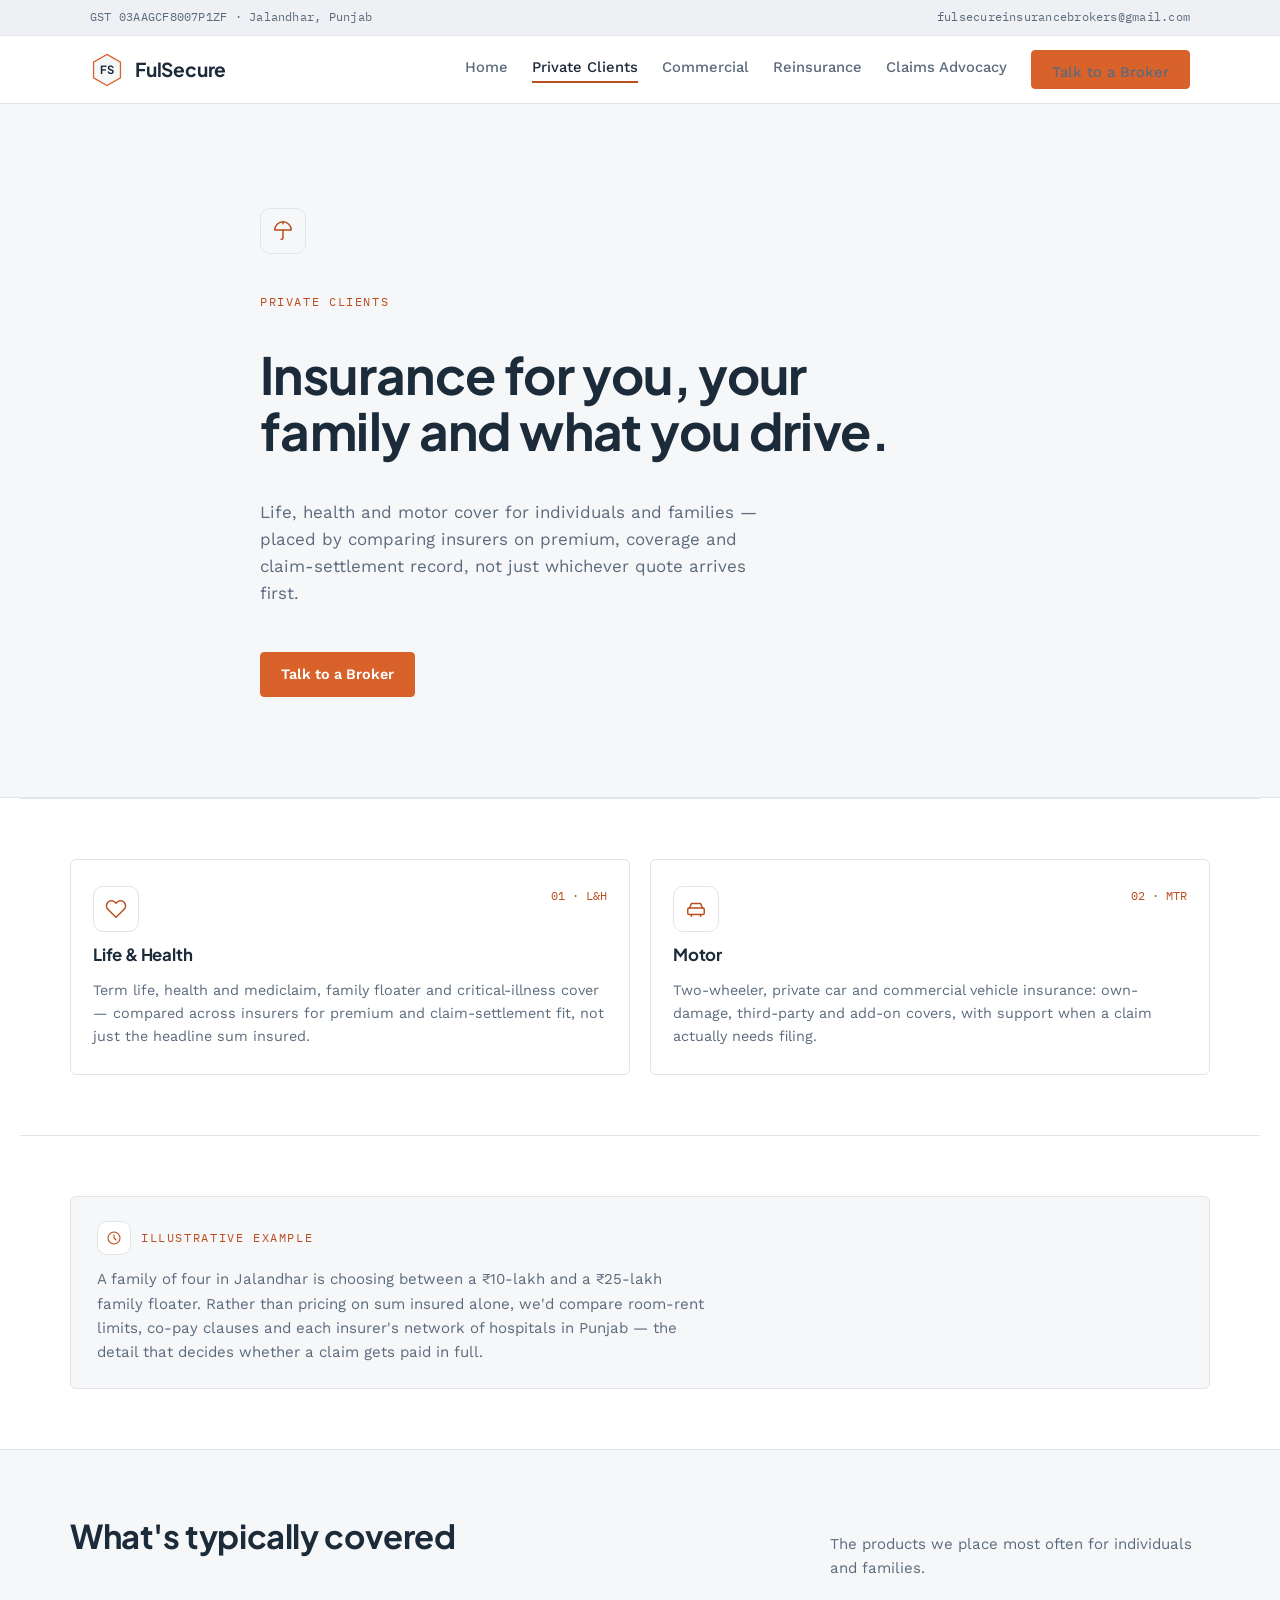
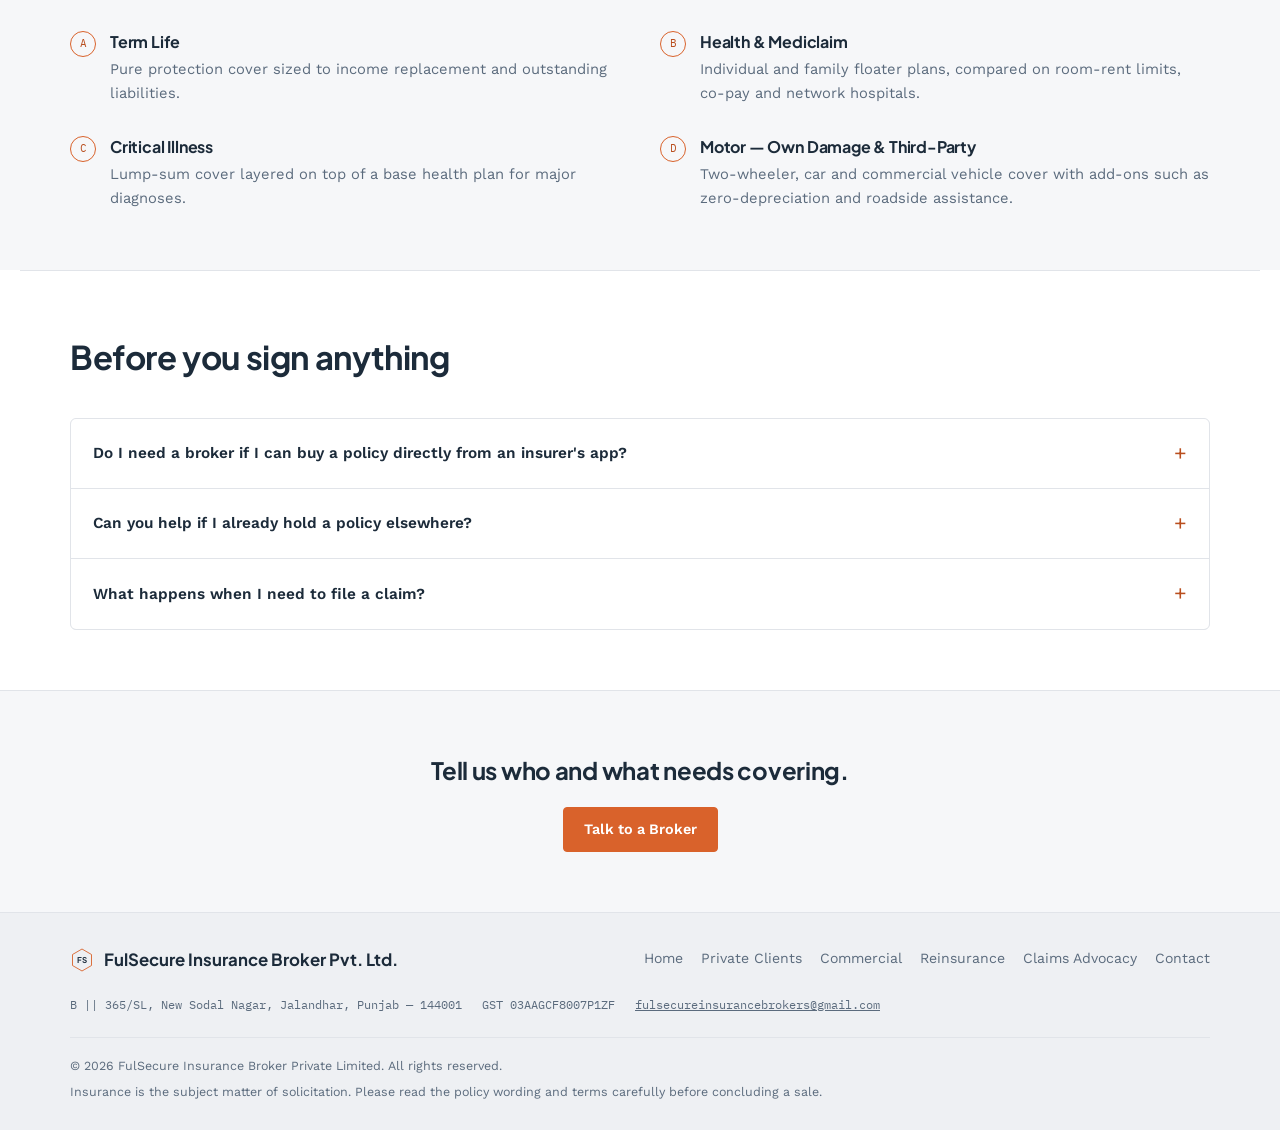
<file: private-clients.html>
<!DOCTYPE html>
<html lang="en">
<head>
<meta charset="UTF-8">
<meta name="viewport" content="width=device-width, initial-scale=1.0">
<title>Private Clients — FulSecure Insurance Broker</title>
<link rel="preconnect" href="https://fonts.googleapis.com">
<link rel="stylesheet" href="https://fonts.googleapis.com/css2?family=IBM+Plex+Mono:wght@500&family=Plus+Jakarta+Sans:wght@500;600;700;800&family=Work+Sans:wght@400;500;600&display=swap">
<link rel="stylesheet" href="styles.css">
</head>
<body>

<div class="stripbar">
  <div class="wrap">
    <span>GST&nbsp;03AAGCF8007P1ZF &middot; Jalandhar, Punjab</span>
    <a href="mailto:fulsecureinsurancebrokers@gmail.com">fulsecureinsurancebrokers@gmail.com</a>
  </div>
</div>

<header class="site">
  <div class="wrap">
    <a class="brand" href="index.html" aria-label="FulSecure home">
      <svg width="34" height="34" viewBox="0 0 48 48" aria-hidden="true">
        <polygon points="24,2 43,13 43,35 24,46 5,35 5,13" fill="var(--bg-raised)" stroke="var(--accent)" stroke-width="1.8"/>
        <text x="24" y="30" text-anchor="middle" font-family="Plus Jakarta Sans, sans-serif" font-weight="700" font-size="16" fill="var(--ink)">FS</text>
      </svg>
      <span class="wordmark">FulSecure</span>
    </a>
    <nav class="primary">
      <a href="index.html">Home</a>
      <a href="private-clients.html" aria-current="page">Private Clients</a>
      <a href="commercial.html">Commercial</a>
      <a href="reinsurance.html">Reinsurance</a>
      <a href="claims-advocacy.html">Claims Advocacy</a>
      <a class="btn btn-solid cta" href="contact.html">Talk to a Broker</a>
    </nav>
  </div>
</header>

<main>
  <section class="hero compact">
    <div class="wrap hero-inner">
      <span class="icon-badge" aria-hidden="true" style="margin-bottom:4px;">
        <svg viewBox="0 0 24 24" fill="none" stroke="currentColor" stroke-width="1.6" stroke-linecap="round" stroke-linejoin="round"><path d="M3 11a9 9 0 0 1 18 0z"/><path d="M12 11v8a2 2 0 0 1-2 2"/><line x1="12" y1="2" x2="12" y2="4"/></svg>
      </span>
      <p class="eyebrow">Private Clients</p>
      <h1>Insurance for you, your family and what you drive.</h1>
      <p class="lede">Life, health and motor cover for individuals and families &mdash; placed by comparing insurers on premium, coverage and claim-settlement record, not just whichever quote arrives first.</p>
      <div class="ctas">
        <a class="btn btn-solid" href="contact.html">Talk to a Broker</a>
      </div>
    </div>
  </section>

  <section class="bordered">
    <div class="wrap card-grid cols-2">
      <div class="svc-card" style="cursor:default;">
        <div class="row-top">
          <span class="icon-badge" aria-hidden="true">
            <svg viewBox="0 0 24 24" fill="none" stroke="currentColor" stroke-width="1.6" stroke-linecap="round" stroke-linejoin="round"><path d="M20.8 4.6a5.5 5.5 0 0 0-7.8 0L12 5.6l-1-1a5.5 5.5 0 0 0-7.8 7.8l1 1L12 21l7.8-7.6 1-1a5.5 5.5 0 0 0 0-7.8z"/></svg>
          </span>
          <span class="code">01 &middot; L&amp;H</span>
        </div>
        <h3>Life &amp; Health</h3>
        <p>Term life, health and mediclaim, family floater and critical-illness cover &mdash; compared across insurers for premium and claim-settlement fit, not just the headline sum insured.</p>
      </div>
      <div class="svc-card" style="cursor:default;">
        <div class="row-top">
          <span class="icon-badge" aria-hidden="true">
            <svg viewBox="0 0 24 24" fill="none" stroke="currentColor" stroke-width="1.6" stroke-linecap="round" stroke-linejoin="round"><rect x="3" y="11" width="18" height="7" rx="1.5"/><path d="M5 11l2-5h10l2 5"/><line x1="7" y1="18" x2="7" y2="20"/><line x1="17" y1="18" x2="17" y2="20"/></svg>
          </span>
          <span class="code">02 &middot; MTR</span>
        </div>
        <h3>Motor</h3>
        <p>Two-wheeler, private car and commercial vehicle insurance: own-damage, third-party and add-on covers, with support when a claim actually needs filing.</p>
      </div>
    </div>
  </section>

  <section class="bordered">
    <div class="wrap">
      <div class="example-box">
        <div class="tag">
          <span class="icon-badge" aria-hidden="true" style="width:34px; height:34px;">
            <svg viewBox="0 0 24 24" fill="none" stroke="currentColor" stroke-width="1.6" stroke-linecap="round" stroke-linejoin="round" style="width:16px; height:16px;"><circle cx="12" cy="12" r="9"/><path d="M12 7v5l3 3"/></svg>
          </span>
          <span class="eyebrow">Illustrative example</span>
        </div>
        <p>A family of four in Jalandhar is choosing between a ₹10-lakh and a ₹25-lakh family floater. Rather than pricing on sum insured alone, we'd compare room-rent limits, co-pay clauses and each insurer's network of hospitals in Punjab &mdash; the detail that decides whether a claim gets paid in full.</p>
      </div>
    </div>
  </section>

  <section class="bordered tinted">
    <div class="wrap">
      <div class="section-head">
        <h2>What's typically covered</h2>
        <p class="cap">The products we place most often for individuals and families.</p>
      </div>
      <div class="why-grid">
        <div class="why-item"><span class="mark">A</span><div><h3>Term Life</h3><p>Pure protection cover sized to income replacement and outstanding liabilities.</p></div></div>
        <div class="why-item"><span class="mark">B</span><div><h3>Health &amp; Mediclaim</h3><p>Individual and family floater plans, compared on room-rent limits, co-pay and network hospitals.</p></div></div>
        <div class="why-item"><span class="mark">C</span><div><h3>Critical Illness</h3><p>Lump-sum cover layered on top of a base health plan for major diagnoses.</p></div></div>
        <div class="why-item"><span class="mark">D</span><div><h3>Motor &mdash; Own Damage &amp; Third-Party</h3><p>Two-wheeler, car and commercial vehicle cover with add-ons such as zero-depreciation and roadside assistance.</p></div></div>
      </div>
    </div>
  </section>

  <section class="bordered">
    <div class="wrap">
      <div class="section-head">
        <h2>Before you sign anything</h2>
      </div>
      <div class="faq">
        <details>
          <summary>Do I need a broker if I can buy a policy directly from an insurer's app?</summary>
          <p class="a">You can, but you're only seeing that one insurer's product. A broker places the same request across multiple insurers and reads the policy wording for exclusions before you commit &mdash; at no extra cost to you.</p>
        </details>
        <details>
          <summary>Can you help if I already hold a policy elsewhere?</summary>
          <p class="a">Yes &mdash; we can review an existing policy at renewal, flag gaps in cover, and place it with a different insurer if that's a better fit, without a lapse in cover.</p>
        </details>
        <details>
          <summary>What happens when I need to file a claim?</summary>
          <p class="a">Contact us directly and we handle intimation, documentation and follow-up with the insurer through to settlement. See the <a href="claims-advocacy.html" style="color:var(--accent-strong); text-decoration:underline;">Claims Advocacy</a> page for the full process.</p>
        </details>
      </div>
    </div>
  </section>

  <section class="bordered tinted">
    <div class="wrap" style="text-align:center; display:grid; gap:18px; justify-items:center;">
      <h2 style="max-width:26ch;">Tell us who and what needs covering.</h2>
      <a class="btn btn-solid" href="contact.html">Talk to a Broker</a>
    </div>
  </section>
</main>

<footer>
  <div class="wrap">
    <div class="f-top">
      <div class="f-brand">
        <svg width="24" height="24" viewBox="0 0 48 48" aria-hidden="true">
          <polygon points="24,2 43,13 43,35 24,46 5,35 5,13" fill="none" stroke="var(--accent)" stroke-width="1.8"/>
          <text x="24" y="30" text-anchor="middle" font-family="Plus Jakarta Sans, sans-serif" font-weight="700" font-size="16" fill="var(--ink)">FS</text>
        </svg>
        <span class="wordmark">FulSecure Insurance Broker Pvt. Ltd.</span>
      </div>
      <nav class="f-nav">
        <a href="index.html">Home</a>
        <a href="private-clients.html">Private Clients</a>
        <a href="commercial.html">Commercial</a>
        <a href="reinsurance.html">Reinsurance</a>
        <a href="claims-advocacy.html">Claims Advocacy</a>
        <a href="contact.html">Contact</a>
      </nav>
    </div>
    <div class="f-meta">
      <span>B || 365/SL, New Sodal Nagar, Jalandhar, Punjab &mdash; 144001</span>
      <span>GST 03AAGCF8007P1ZF</span>
      <a href="mailto:fulsecureinsurancebrokers@gmail.com">fulsecureinsurancebrokers@gmail.com</a>
    </div>
    <div class="f-legal">
      <span>&copy; 2026 FulSecure Insurance Broker Private Limited. All rights reserved.</span>
      <span>Insurance is the subject matter of solicitation. Please read the policy wording and terms carefully before concluding a sale.</span>
    </div>
  </div>
</footer>

</body>
</html>
</file>
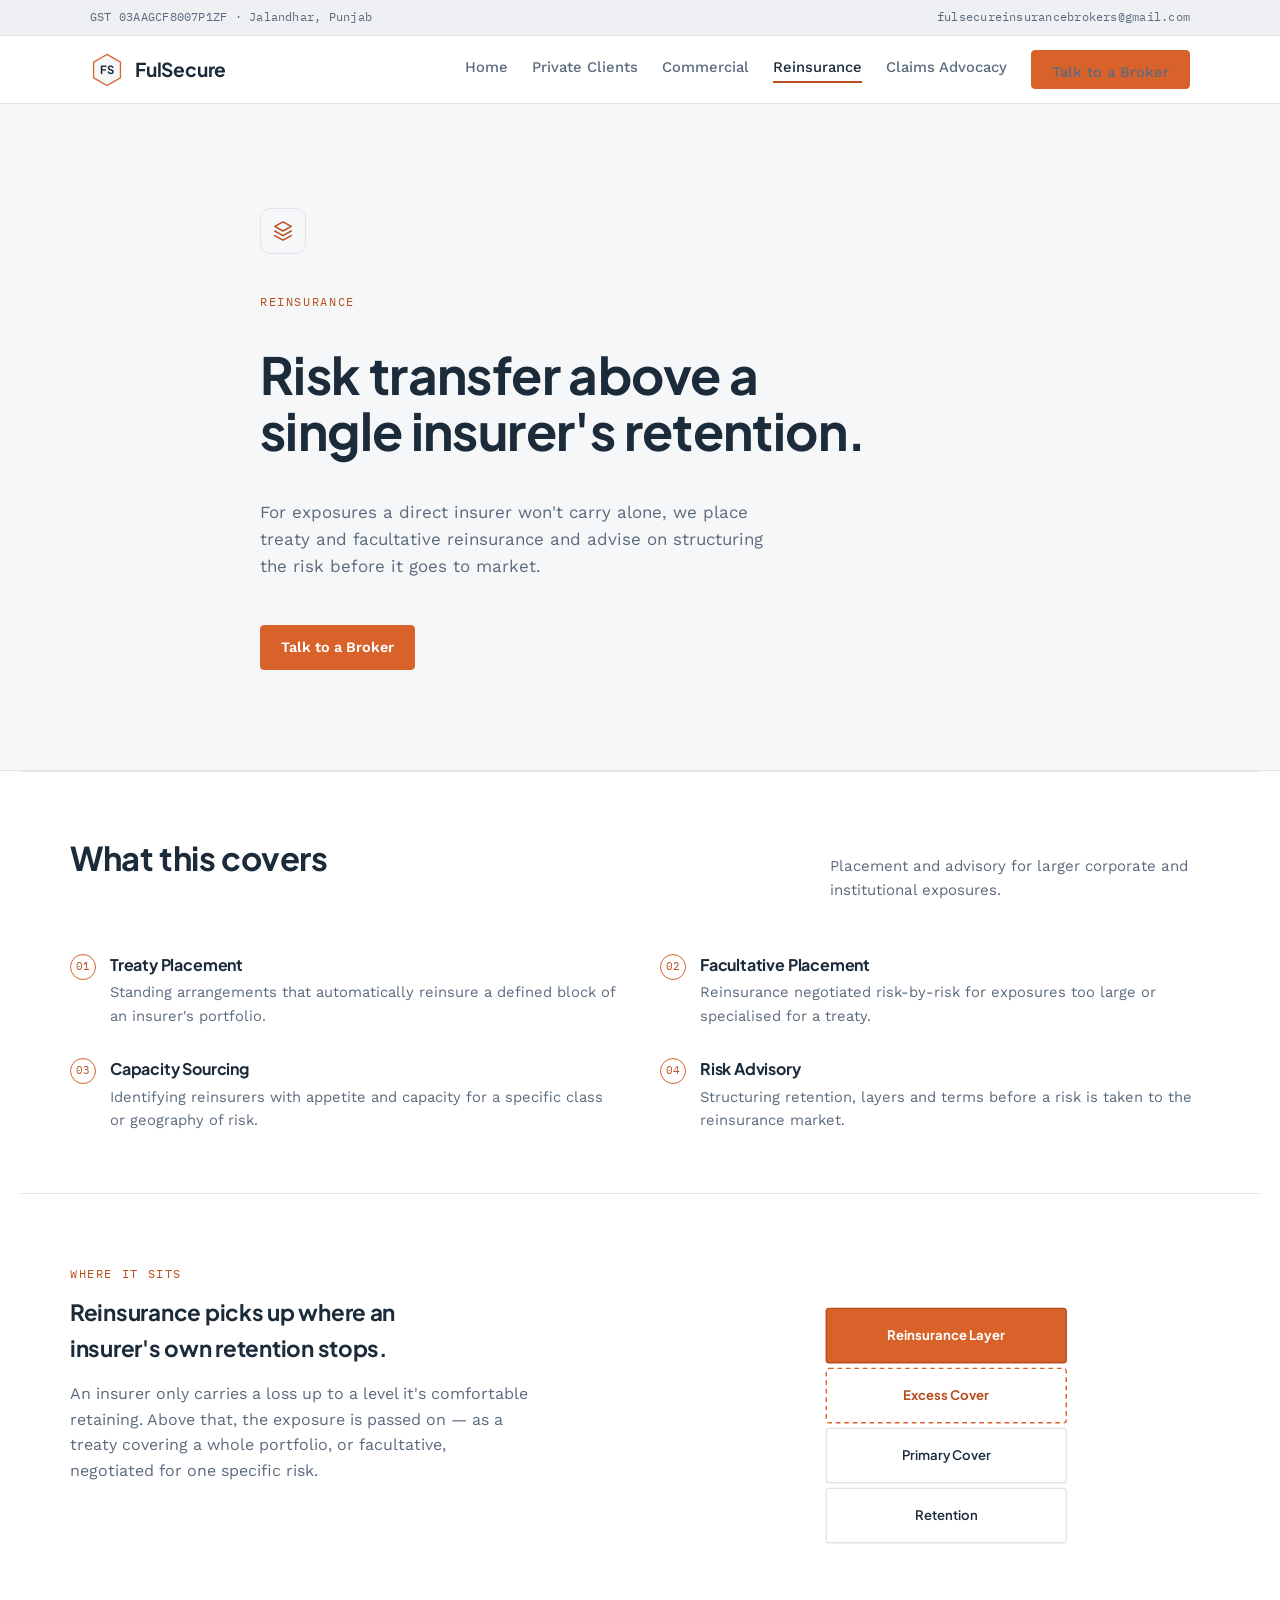
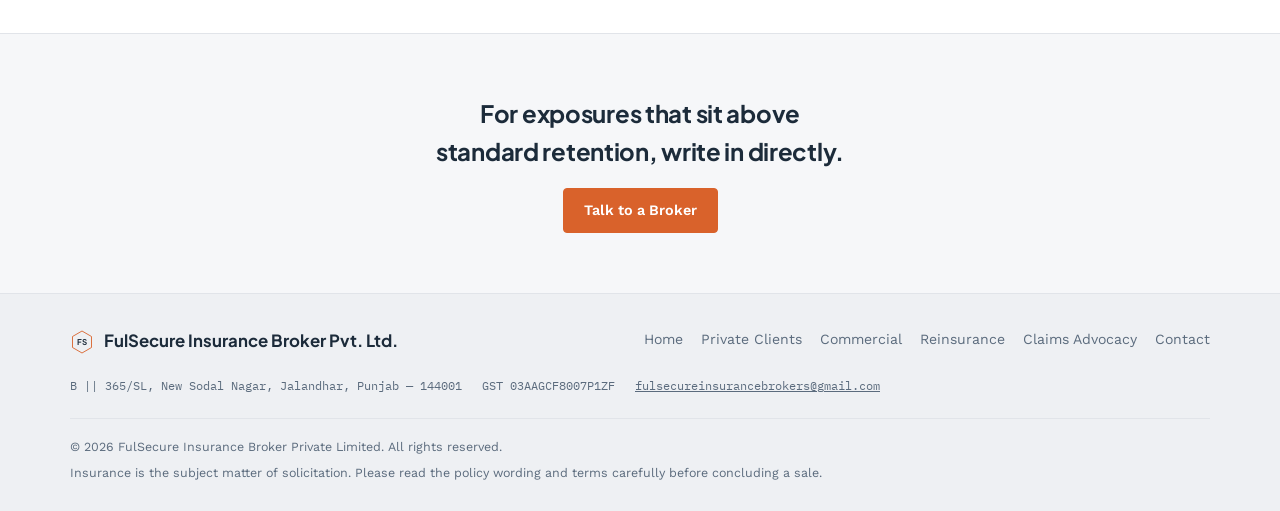
<file: reinsurance.html>
<!DOCTYPE html>
<html lang="en">
<head>
<meta charset="UTF-8">
<meta name="viewport" content="width=device-width, initial-scale=1.0">
<title>Reinsurance — FulSecure Insurance Broker</title>
<link rel="preconnect" href="https://fonts.googleapis.com">
<link rel="stylesheet" href="https://fonts.googleapis.com/css2?family=IBM+Plex+Mono:wght@500&family=Plus+Jakarta+Sans:wght@500;600;700;800&family=Work+Sans:wght@400;500;600&display=swap">
<link rel="stylesheet" href="styles.css">
</head>
<body>

<div class="stripbar">
  <div class="wrap">
    <span>GST&nbsp;03AAGCF8007P1ZF &middot; Jalandhar, Punjab</span>
    <a href="mailto:fulsecureinsurancebrokers@gmail.com">fulsecureinsurancebrokers@gmail.com</a>
  </div>
</div>

<header class="site">
  <div class="wrap">
    <a class="brand" href="index.html" aria-label="FulSecure home">
      <svg width="34" height="34" viewBox="0 0 48 48" aria-hidden="true">
        <polygon points="24,2 43,13 43,35 24,46 5,35 5,13" fill="var(--bg-raised)" stroke="var(--accent)" stroke-width="1.8"/>
        <text x="24" y="30" text-anchor="middle" font-family="Plus Jakarta Sans, sans-serif" font-weight="700" font-size="16" fill="var(--ink)">FS</text>
      </svg>
      <span class="wordmark">FulSecure</span>
    </a>
    <nav class="primary">
      <a href="index.html">Home</a>
      <a href="private-clients.html">Private Clients</a>
      <a href="commercial.html">Commercial</a>
      <a href="reinsurance.html" aria-current="page">Reinsurance</a>
      <a href="claims-advocacy.html">Claims Advocacy</a>
      <a class="btn btn-solid cta" href="contact.html">Talk to a Broker</a>
    </nav>
  </div>
</header>

<main>
  <section class="hero compact">
    <div class="wrap hero-inner">
      <span class="icon-badge" aria-hidden="true" style="margin-bottom:4px;">
        <svg viewBox="0 0 24 24" fill="none" stroke="currentColor" stroke-width="1.6" stroke-linecap="round" stroke-linejoin="round"><polygon points="12 2 21 7 12 12 3 7 12 2"/><polyline points="3 12 12 17 21 12"/><polyline points="3 17 12 22 21 17"/></svg>
      </span>
      <p class="eyebrow">Reinsurance</p>
      <h1>Risk transfer above a single insurer's retention.</h1>
      <p class="lede">For exposures a direct insurer won't carry alone, we place treaty and facultative reinsurance and advise on structuring the risk before it goes to market.</p>
      <div class="ctas">
        <a class="btn btn-solid" href="contact.html">Talk to a Broker</a>
      </div>
    </div>
  </section>

  <section class="bordered">
    <div class="wrap">
      <div class="section-head">
        <h2>What this covers</h2>
        <p class="cap">Placement and advisory for larger corporate and institutional exposures.</p>
      </div>
      <div class="why-grid">
        <div class="why-item"><span class="mark">01</span><div><h3>Treaty Placement</h3><p>Standing arrangements that automatically reinsure a defined block of an insurer's portfolio.</p></div></div>
        <div class="why-item"><span class="mark">02</span><div><h3>Facultative Placement</h3><p>Reinsurance negotiated risk-by-risk for exposures too large or specialised for a treaty.</p></div></div>
        <div class="why-item"><span class="mark">03</span><div><h3>Capacity Sourcing</h3><p>Identifying reinsurers with appetite and capacity for a specific class or geography of risk.</p></div></div>
        <div class="why-item"><span class="mark">04</span><div><h3>Risk Advisory</h3><p>Structuring retention, layers and terms before a risk is taken to the reinsurance market.</p></div></div>
      </div>
    </div>
  </section>

  <section class="bordered">
    <div class="wrap contact-layout">
      <div>
        <p class="eyebrow">Where it sits</p>
        <h2 style="font-size:1.4rem; margin-top:10px;">Reinsurance picks up where an insurer's own retention stops.</h2>
        <p style="margin-top:14px; color:var(--text-muted); max-width:46ch;">An insurer only carries a loss up to a level it's comfortable retaining. Above that, the exposure is passed on &mdash; as a treaty covering a whole portfolio, or facultative, negotiated for one specific risk.</p>
      </div>
      <div class="hero-visual">
        <svg viewBox="0 0 320 340" role="img" aria-label="Diagram of insurance structured in layers, with the reinsurance layer highlighted at the top">
          <rect x="44" y="250" width="256" height="58" rx="3" fill="var(--bg)" stroke="var(--border)" stroke-width="1.5"/>
          <text x="172" y="284" text-anchor="middle" font-family="Plus Jakarta Sans, sans-serif" font-weight="600" font-size="14" fill="var(--ink)">Retention</text>
          <rect x="44" y="186" width="256" height="58" rx="3" fill="var(--bg)" stroke="var(--border)" stroke-width="1.5"/>
          <text x="172" y="220" text-anchor="middle" font-family="Plus Jakarta Sans, sans-serif" font-weight="600" font-size="14" fill="var(--ink)">Primary Cover</text>
          <rect x="44" y="122" width="256" height="58" rx="3" fill="var(--bg)" stroke="var(--accent)" stroke-width="1.5" stroke-dasharray="5 4"/>
          <text x="172" y="156" text-anchor="middle" font-family="Plus Jakarta Sans, sans-serif" font-weight="700" font-size="14" fill="var(--accent-strong)">Excess Cover</text>
          <rect x="44" y="58" width="256" height="58" rx="3" fill="var(--accent)" stroke="var(--accent-strong)" stroke-width="1.5"/>
          <text x="172" y="92" text-anchor="middle" font-family="Plus Jakarta Sans, sans-serif" font-weight="700" font-size="14" fill="var(--on-accent)">Reinsurance Layer</text>
        </svg>
      </div>
    </div>
  </section>

  <section class="bordered tinted">
    <div class="wrap" style="text-align:center; display:grid; gap:18px; justify-items:center;">
      <h2 style="max-width:30ch;">For exposures that sit above standard retention, write in directly.</h2>
      <a class="btn btn-solid" href="contact.html">Talk to a Broker</a>
    </div>
  </section>
</main>

<footer>
  <div class="wrap">
    <div class="f-top">
      <div class="f-brand">
        <svg width="24" height="24" viewBox="0 0 48 48" aria-hidden="true">
          <polygon points="24,2 43,13 43,35 24,46 5,35 5,13" fill="none" stroke="var(--accent)" stroke-width="1.8"/>
          <text x="24" y="30" text-anchor="middle" font-family="Plus Jakarta Sans, sans-serif" font-weight="700" font-size="16" fill="var(--ink)">FS</text>
        </svg>
        <span class="wordmark">FulSecure Insurance Broker Pvt. Ltd.</span>
      </div>
      <nav class="f-nav">
        <a href="index.html">Home</a>
        <a href="private-clients.html">Private Clients</a>
        <a href="commercial.html">Commercial</a>
        <a href="reinsurance.html">Reinsurance</a>
        <a href="claims-advocacy.html">Claims Advocacy</a>
        <a href="contact.html">Contact</a>
      </nav>
    </div>
    <div class="f-meta">
      <span>B || 365/SL, New Sodal Nagar, Jalandhar, Punjab &mdash; 144001</span>
      <span>GST 03AAGCF8007P1ZF</span>
      <a href="mailto:fulsecureinsurancebrokers@gmail.com">fulsecureinsurancebrokers@gmail.com</a>
    </div>
    <div class="f-legal">
      <span>&copy; 2026 FulSecure Insurance Broker Private Limited. All rights reserved.</span>
      <span>Insurance is the subject matter of solicitation. Please read the policy wording and terms carefully before concluding a sale.</span>
    </div>
  </div>
</footer>

</body>
</html>
</file>
<file: styles.css>
/* Site is deliberately single-theme: white background with navy/orange contrast,
   regardless of the visitor's system or browser dark-mode setting. */
:root{
  color-scheme: light;
  --bg: #FFFFFF;
  --bg-raised: #F6F7F9;
  --bg-sunk: #EEF0F3;
  --ink: #1C2B3A;
  --text-muted: #5B6B7D;
  --border: #E1E4E9;
  --accent: #D9622B;
  --accent-strong: #B94E1E;
  --on-accent: #FFFFFF;
}

*{box-sizing:border-box;}
html{scroll-behavior:smooth;}
body{
  margin:0;
  background:var(--bg);
  color:var(--ink);
  font-family:"Work Sans", ui-sans-serif, system-ui, sans-serif;
  font-size:16px;
  line-height:1.6;
  padding-inline:20px;
}
@media (prefers-reduced-motion: reduce){
  html{scroll-behavior:auto;}
  *{animation-duration:0.001ms !important; transition-duration:0.001ms !important;}
}
img{max-width:100%;}
a{color:inherit;}
h1,h2,h3{
  font-family:"Plus Jakarta Sans", ui-sans-serif, system-ui, sans-serif;
  font-weight:700;
  letter-spacing:-0.012em;
  text-wrap:balance;
  margin:0;
}
.eyebrow{
  font-family:"IBM Plex Mono", ui-monospace, monospace;
  font-size:0.72rem;
  letter-spacing:0.14em;
  text-transform:uppercase;
  color:var(--accent-strong);
  font-variant-numeric:tabular-nums;
}
.wrap{max-width:1140px; margin-inline:auto;}

/* ---------- Compliance strip ---------- */
.stripbar{background:var(--bg-sunk); border-bottom:1px solid var(--border); margin-inline:-20px;}
.stripbar .wrap{
  padding-inline:20px; display:flex; flex-wrap:wrap; gap:6px 24px;
  justify-content:space-between; font-family:"IBM Plex Mono", ui-monospace, monospace;
  font-size:0.72rem; letter-spacing:0.02em; color:var(--text-muted); padding-block:8px;
}
.stripbar a{text-decoration:none; border-bottom:1px solid transparent;}
.stripbar a:hover{border-color:var(--accent-strong); color:var(--accent-strong);}

/* ---------- Header / nav ---------- */
header.site{margin-inline:-20px; border-bottom:1px solid var(--border); background:var(--bg);}
header.site .wrap{
  padding-inline:20px; display:flex; align-items:center; justify-content:space-between;
  gap:20px; padding-block:14px;
}
.brand{display:flex; align-items:center; gap:11px; text-decoration:none; color:var(--ink);}
.brand .wordmark{font-family:"Plus Jakarta Sans", sans-serif; font-weight:700; font-size:1.2rem; letter-spacing:-0.01em; white-space:nowrap;}
nav.primary{display:flex; flex-wrap:wrap; align-items:center; gap:24px;}
nav.primary a{text-decoration:none; font-size:0.92rem; font-weight:500; color:var(--text-muted); position:relative; padding-bottom:3px;}
nav.primary a:not(.cta)::after{
  content:""; position:absolute; left:0; right:100%; bottom:0; height:2px;
  background:var(--accent); transition:right 0.18s ease;
}
nav.primary a:not(.cta):hover{color:var(--ink);}
nav.primary a:not(.cta):hover::after{right:0;}
nav.primary a[aria-current="page"]{color:var(--ink);}
nav.primary a[aria-current="page"]::after{right:0; background:var(--accent-strong);}

.btn{
  display:inline-flex; align-items:center; gap:8px; font-size:0.9rem; font-weight:600;
  text-decoration:none; padding:10px 20px; border-radius:4px; border:1px solid var(--accent); white-space:nowrap;
}
.btn-solid{background:var(--accent); color:var(--on-accent); border-color:var(--accent);}
.btn-solid:hover{background:var(--accent-strong); border-color:var(--accent-strong);}
.btn-line{color:var(--ink); border-color:var(--border);}
.btn-line:hover{border-color:var(--accent-strong); color:var(--accent-strong);}

/* ---------- Hero ---------- */
.hero{margin-inline:-20px; padding-inline:20px; background:var(--bg-raised); border-bottom:1px solid var(--border);}
.hero-inner{padding-block:60px 52px; display:grid; gap:24px; max-width:760px;}
.hero h1{font-size:clamp(2.1rem, 4.3vw, 3.2rem); line-height:1.08;}
.hero h1 .hl{color:var(--accent-strong);}
.hero p.lede{font-size:1.06rem; color:var(--text-muted); max-width:46ch;}
.hero .ctas{display:flex; flex-wrap:wrap; gap:14px; margin-top:4px;}
.hero.compact .hero-inner{padding-block:44px 40px;}

.hero-split .hero-inner{
  max-width:none; grid-template-columns:1.05fr 0.95fr; align-items:center; gap:48px;
  display:grid; padding-block:64px 58px;
}
.hero-split .hero-copy{display:grid; gap:22px; max-width:560px;}
.hero-visual{display:grid; justify-content:center;}
.hero-visual svg{width:100%; max-width:320px; height:auto;}

/* ---------- Icon badges ---------- */
.icon-badge{
  width:46px; height:46px; border-radius:10px; flex:none;
  background:var(--bg-raised); border:1px solid var(--border);
  display:grid; place-items:center; color:var(--accent-strong);
}
.svc-card .icon-badge, .example-box .icon-badge{background:var(--bg);}
.icon-badge svg{width:22px; height:22px;}

/* ---------- Example / illustrative scenario box ---------- */
.example-box{
  border:1px solid var(--border); border-radius:6px; padding:24px 26px;
  background:var(--bg-raised); display:grid; gap:12px;
}
.tag{display:flex; align-items:center; gap:10px;}
.example-box p{color:var(--text-muted); margin:0; font-size:0.94rem; max-width:68ch;}
.example-box strong{color:var(--ink);}

/* ---------- Sections ---------- */
section{padding-block:60px;}
section.bordered{border-top:1px solid var(--border);}
section.tinted{background:var(--bg-raised); margin-inline:-20px; padding-inline:20px;}
.section-head{display:flex; flex-wrap:wrap; justify-content:space-between; align-items:baseline; gap:16px; margin-bottom:34px;}
.section-head h2{font-size:clamp(1.5rem, 2.6vw, 2.05rem);}
.section-head .cap{max-width:380px; color:var(--text-muted); font-size:0.94rem;}

/* ---------- Stat bar ---------- */
.statbar{display:grid; grid-template-columns:repeat(4, 1fr); border:1px solid var(--border); border-radius:6px; overflow:hidden;}
.statbar .stat{padding:22px 20px; border-right:1px solid var(--border); display:grid; gap:4px;}
.statbar .stat:last-child{border-right:none;}
.statbar .stat .v{font-family:"IBM Plex Mono", monospace; font-size:1.5rem; font-weight:500; color:var(--ink); font-variant-numeric:tabular-nums;}
.statbar .stat .k{font-size:0.82rem; color:var(--text-muted);}

/* ---------- Card grid ---------- */
.card-grid{display:grid; grid-template-columns:repeat(4, 1fr); gap:20px;}
.card-grid.cols-3{grid-template-columns:repeat(3, 1fr);}
.card-grid.cols-2{grid-template-columns:repeat(2, 1fr);}
.svc-card{
  border:1px solid var(--border); border-radius:6px; padding:26px 22px; background:var(--bg);
  display:grid; gap:10px; text-decoration:none; color:var(--ink); transition:border-color 0.15s ease, transform 0.15s ease;
}
.svc-card:hover{border-color:var(--accent); transform:translateY(-2px);}
.svc-card .code{font-family:"IBM Plex Mono", monospace; font-size:0.78rem; color:var(--accent-strong);}
.svc-card h3{font-size:1.05rem; font-weight:700;}
.svc-card p{color:var(--text-muted); font-size:0.9rem; margin:0;}
.svc-card .go{font-size:0.84rem; font-weight:600; color:var(--accent-strong); margin-top:4px;}
.svc-card .row-top{display:flex; justify-content:space-between; align-items:flex-start; gap:12px;}

/* ---------- Process ---------- */
.process{display:grid; grid-template-columns:repeat(4, 1fr); gap:1px; background:var(--border); border:1px solid var(--border); border-radius:6px; overflow:hidden;}
.process .step{background:var(--bg); padding:26px 22px; display:grid; gap:10px;}
.process .step .n{font-family:"IBM Plex Mono", monospace; color:var(--accent); font-size:0.8rem;}
.process .step h3{font-size:1.02rem; font-weight:700;}
.process .step p{color:var(--text-muted); font-size:0.9rem; margin:0;}

/* ---------- Why grid ---------- */
.why-grid{display:grid; grid-template-columns:repeat(2, 1fr); gap:28px 40px;}
.why-item{display:grid; grid-template-columns:auto 1fr; gap:14px; align-items:start;}
.why-item .mark{
  width:26px; height:26px; flex:none; border:1px solid var(--accent); border-radius:50%;
  display:grid; place-items:center; color:var(--accent-strong); font-family:"IBM Plex Mono", monospace;
  font-size:0.7rem; margin-top:2px;
}
.why-item h3{font-size:1rem; font-weight:700; margin-bottom:4px;}
.why-item p{color:var(--text-muted); font-size:0.92rem; margin:0;}

/* ---------- Credential / contact cards ---------- */
.credential-card{background:var(--bg-raised); border:1px solid var(--border); border-radius:6px; padding:22px 24px; display:grid; gap:14px;}
.credential-card .row{display:flex; justify-content:space-between; gap:12px; font-size:0.88rem;}
.credential-card .row span:first-child{color:var(--text-muted);}
.credential-card .row span:last-child{font-family:"IBM Plex Mono", monospace; font-variant-numeric:tabular-nums; text-align:right;}

.contact-cards{display:grid; gap:1px; background:var(--border); border:1px solid var(--border); border-radius:6px; overflow:hidden;}
.contact-cards .card{background:var(--bg); padding:20px 22px; display:grid; gap:4px;}
.contact-cards .card .label{font-family:"IBM Plex Mono", monospace; font-size:0.68rem; letter-spacing:0.1em; text-transform:uppercase; color:var(--text-muted);}
.contact-cards .card .value{font-size:0.98rem;}
.contact-cards .card a.value{text-decoration:none;}
.contact-cards .card a.value:hover{color:var(--accent-strong);}

/* ---------- FAQ accordion ---------- */
.faq{display:grid; gap:1px; background:var(--border); border:1px solid var(--border); border-radius:6px; overflow:hidden;}
.faq details{background:var(--bg); padding:0;}
.faq summary{
  padding:18px 22px; cursor:pointer; font-weight:600; font-size:0.96rem; list-style:none;
  display:flex; justify-content:space-between; align-items:center; gap:12px;
}
.faq summary::-webkit-details-marker{display:none;}
.faq summary::after{content:"+"; color:var(--accent-strong); font-weight:400; font-size:1.3rem; flex:none;}
.faq details[open] summary::after{content:"\2212";}
.faq .a{padding:0 22px 20px; color:var(--text-muted); font-size:0.92rem; max-width:70ch;}

/* ---------- Footer ---------- */
footer{margin-inline:-20px; padding-inline:20px; border-top:1px solid var(--border); background:var(--bg-sunk);}
footer .wrap{padding-block:34px 28px; display:grid; gap:22px;}
footer .f-top{display:flex; flex-wrap:wrap; justify-content:space-between; gap:24px;}
footer .f-brand{display:flex; align-items:center; gap:10px;}
footer .f-brand .wordmark{font-family:"Plus Jakarta Sans", sans-serif; font-weight:700; font-size:1.05rem;}
footer .f-nav{display:flex; flex-wrap:wrap; gap:18px; font-size:0.88rem; color:var(--text-muted);}
footer .f-nav a{text-decoration:none;}
footer .f-nav a:hover{color:var(--accent-strong);}
footer .f-meta{font-family:"IBM Plex Mono", monospace; font-size:0.74rem; color:var(--text-muted); display:flex; flex-wrap:wrap; gap:4px 20px;}
footer .f-legal{border-top:1px solid var(--border); padding-top:18px; font-size:0.78rem; color:var(--text-muted); display:grid; gap:6px;}

/* ---------- Contact layout ---------- */
.contact-layout{display:grid; grid-template-columns:1fr 1fr; gap:40px; align-items:start;}

/* ---------- Responsive ---------- */
@media (max-width: 920px){
  .card-grid, .card-grid.cols-3, .statbar{grid-template-columns:repeat(2, 1fr);}
}
@media (max-width: 760px){
  .why-grid{grid-template-columns:1fr;}
  .process{grid-template-columns:repeat(2, 1fr);}
  .contact-layout{grid-template-columns:1fr;}
  .hero-split .hero-inner{grid-template-columns:1fr;}
  .hero-visual{order:-1;}
  .hero-visual svg{max-width:220px;}
}
@media (max-width: 620px){
  .card-grid, .card-grid.cols-3, .card-grid.cols-2, .statbar, .process{grid-template-columns:1fr;}
  .statbar .stat{border-right:none; border-bottom:1px solid var(--border);}
  .statbar .stat:last-child{border-bottom:none;}
  nav.primary{gap:14px;}
  header.site .wrap{flex-wrap:wrap;}
}
</file>
